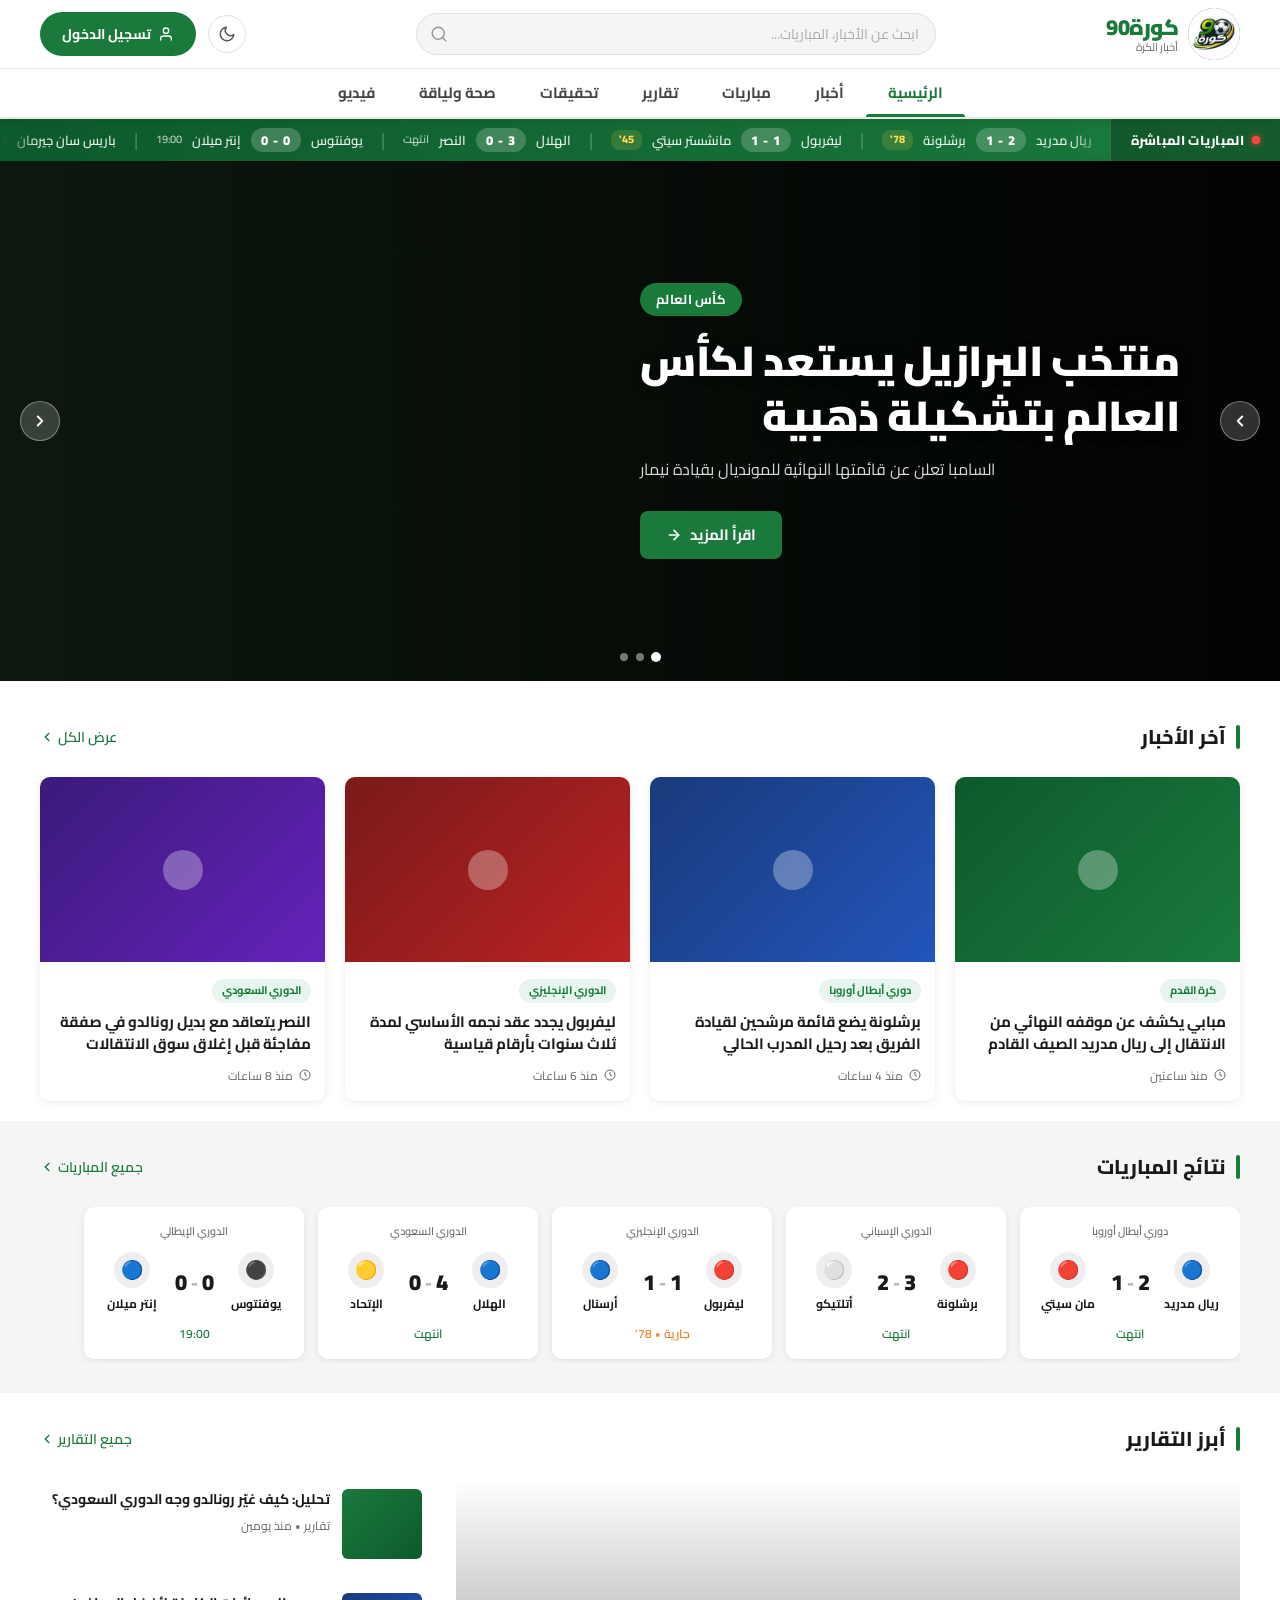
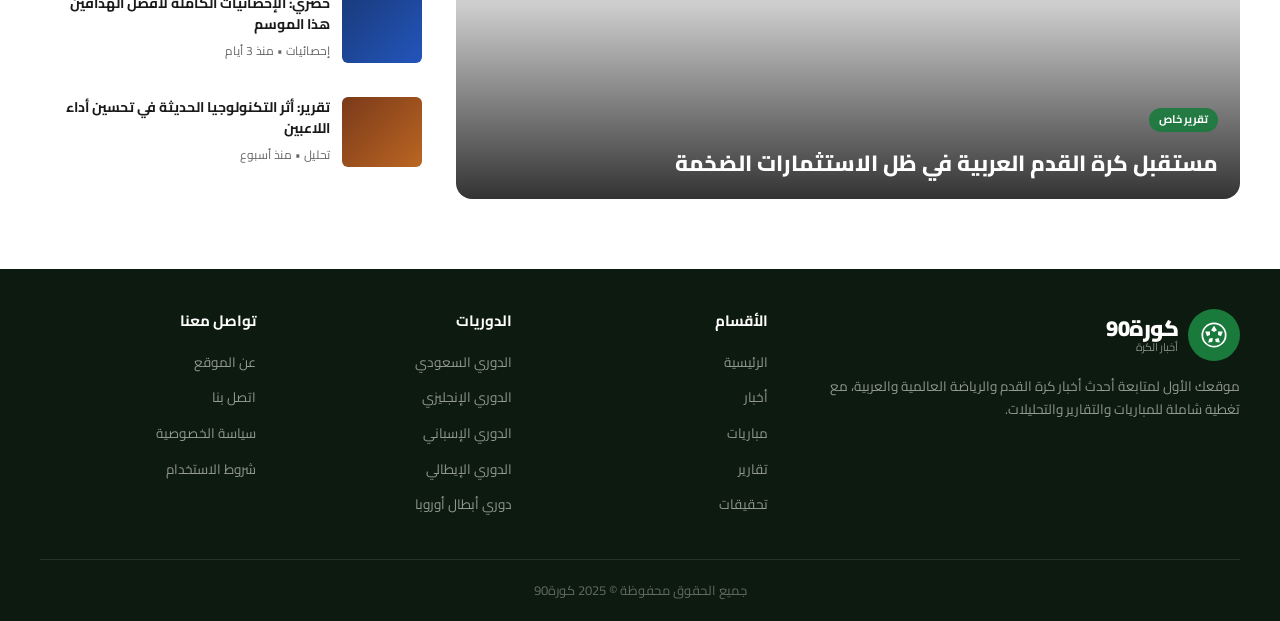
<file: index.html>
<!DOCTYPE html>
<html lang="ar" dir="rtl">
<head>
  <meta charset="UTF-8" />
  <meta name="viewport" content="width=device-width, initial-scale=1.0" />
  <title>كورة90 - أخبار الكرة</title>
  <link rel="preconnect" href="https://fonts.googleapis.com" />
  <link rel="preconnect" href="https://fonts.gstatic.com" crossorigin />
  <link href="https://fonts.googleapis.com/css2?family=Cairo:wght@400;500;600;700;800;900&display=swap" rel="stylesheet" />
  <link rel="stylesheet" href="css/style.css" />
</head>
<body>

  <!-- HERO SLIDER -->
  <section class="hero-section">
    <div class="hero-slider">

      <div class="hero-slide slide-1 active">
        <div class="hero-slide-bg"></div>
        <div class="hero-slide-overlay"></div>
        <div class="hero-content">
          <span class="hero-badge">كأس العالم</span>
          <h1 class="hero-title">منتخب البرازيل يستعد لكأس<br/>العالم بتشكيلة ذهبية</h1>
          <p class="hero-subtitle">السامبا تعلن عن قائمتها النهائية للمونديال بقيادة نيمار</p>
          <a href="#" class="btn-read-more">
            اقرأ المزيد
            <svg viewBox="0 0 24 24" fill="none" stroke="currentColor" stroke-width="2.5" stroke-linecap="round" stroke-linejoin="round">
              <line x1="5" y1="12" x2="19" y2="12"/>
              <polyline points="12 5 19 12 12 19"/>
            </svg>
          </a>
        </div>
      </div>

      <div class="hero-slide slide-2">
        <div class="hero-slide-bg"></div>
        <div class="hero-slide-overlay"></div>
        <div class="hero-content">
          <span class="hero-badge">دوري أبطال أوروبا</span>
          <h1 class="hero-title">ريال مدريد يتأهل إلى نهائي<br/>دوري الأبطال بفوز مثير</h1>
          <p class="hero-subtitle">الملكي يتخطى منافسه بثلاثية رائعة في مباراة مثيرة للإثارة</p>
          <a href="#" class="btn-read-more">
            اقرأ المزيد
            <svg viewBox="0 0 24 24" fill="none" stroke="currentColor" stroke-width="2.5" stroke-linecap="round" stroke-linejoin="round">
              <line x1="5" y1="12" x2="19" y2="12"/>
              <polyline points="12 5 19 12 12 19"/>
            </svg>
          </a>
        </div>
      </div>

      <div class="hero-slide slide-3">
        <div class="hero-slide-bg"></div>
        <div class="hero-slide-overlay"></div>
        <div class="hero-content">
          <span class="hero-badge">الدوري السعودي</span>
          <h1 class="hero-title">الهلال يحسم لقب الدوري<br/>السعودي للمحترفين</h1>
          <p class="hero-subtitle">الزعيم يتوج بالبطولة للمرة الثانية على التوالي بعد فوز تاريخي</p>
          <a href="#" class="btn-read-more">
            اقرأ المزيد
            <svg viewBox="0 0 24 24" fill="none" stroke="currentColor" stroke-width="2.5" stroke-linecap="round" stroke-linejoin="round">
              <line x1="5" y1="12" x2="19" y2="12"/>
              <polyline points="12 5 19 12 12 19"/>
            </svg>
          </a>
        </div>
      </div>

      <button class="slider-arrow prev" aria-label="السابق">
        <svg viewBox="0 0 24 24" fill="none" stroke="currentColor" stroke-width="2.5" stroke-linecap="round" stroke-linejoin="round">
          <polyline points="15 18 9 12 15 6"/>
        </svg>
      </button>
      <button class="slider-arrow next" aria-label="التالي">
        <svg viewBox="0 0 24 24" fill="none" stroke="currentColor" stroke-width="2.5" stroke-linecap="round" stroke-linejoin="round">
          <polyline points="9 18 15 12 9 6"/>
        </svg>
      </button>

      <div class="slider-dots">
        <button class="slider-dot active" aria-label="الشريحة 1"></button>
        <button class="slider-dot" aria-label="الشريحة 2"></button>
        <button class="slider-dot" aria-label="الشريحة 3"></button>
      </div>

    </div>
  </section>

  <!-- LATEST NEWS -->
  <section class="section-latest">
    <div class="section-header">
      <h2 class="section-title">آخر الأخبار</h2>
      <a href="news.html" class="link-more">
        عرض الكل
        <svg width="14" height="14" viewBox="0 0 24 24" fill="none" stroke="currentColor" stroke-width="2.5" stroke-linecap="round" stroke-linejoin="round">
          <polyline points="15 18 9 12 15 6"/>
        </svg>
      </a>
    </div>
    <div class="news-grid">
      <article class="news-card">
        <div class="news-card-img-placeholder" style="background: linear-gradient(135deg, #0d5a2c, #1a7a3c)">
          <svg width="48" height="48" viewBox="0 0 24 24" fill="rgba(255,255,255,0.3)"><circle cx="12" cy="12" r="10"/></svg>
        </div>
        <div class="news-card-body">
          <span class="news-card-cat">كرة القدم</span>
          <h3 class="news-card-title">مبابي يكشف عن موقفه النهائي من الانتقال إلى ريال مدريد الصيف القادم</h3>
          <div class="news-card-meta">
            <svg width="12" height="12" viewBox="0 0 24 24" fill="none" stroke="currentColor" stroke-width="2"><circle cx="12" cy="12" r="10"/><polyline points="12 6 12 12 16 14"/></svg>
            منذ ساعتين
          </div>
        </div>
      </article>
      <article class="news-card">
        <div class="news-card-img-placeholder" style="background: linear-gradient(135deg, #1a3a7a, #2255bb)">
          <svg width="48" height="48" viewBox="0 0 24 24" fill="rgba(255,255,255,0.3)"><circle cx="12" cy="12" r="10"/></svg>
        </div>
        <div class="news-card-body">
          <span class="news-card-cat">دوري أبطال أوروبا</span>
          <h3 class="news-card-title">برشلونة يضع قائمة مرشحين لقيادة الفريق بعد رحيل المدرب الحالي</h3>
          <div class="news-card-meta">
            <svg width="12" height="12" viewBox="0 0 24 24" fill="none" stroke="currentColor" stroke-width="2"><circle cx="12" cy="12" r="10"/><polyline points="12 6 12 12 16 14"/></svg>
            منذ 4 ساعات
          </div>
        </div>
      </article>
      <article class="news-card">
        <div class="news-card-img-placeholder" style="background: linear-gradient(135deg, #7a1a1a, #bb2222)">
          <svg width="48" height="48" viewBox="0 0 24 24" fill="rgba(255,255,255,0.3)"><circle cx="12" cy="12" r="10"/></svg>
        </div>
        <div class="news-card-body">
          <span class="news-card-cat">الدوري الإنجليزي</span>
          <h3 class="news-card-title">ليفربول يجدد عقد نجمه الأساسي لمدة ثلاث سنوات بأرقام قياسية</h3>
          <div class="news-card-meta">
            <svg width="12" height="12" viewBox="0 0 24 24" fill="none" stroke="currentColor" stroke-width="2"><circle cx="12" cy="12" r="10"/><polyline points="12 6 12 12 16 14"/></svg>
            منذ 6 ساعات
          </div>
        </div>
      </article>
      <article class="news-card">
        <div class="news-card-img-placeholder" style="background: linear-gradient(135deg, #3a1a7a, #6622bb)">
          <svg width="48" height="48" viewBox="0 0 24 24" fill="rgba(255,255,255,0.3)"><circle cx="12" cy="12" r="10"/></svg>
        </div>
        <div class="news-card-body">
          <span class="news-card-cat">الدوري السعودي</span>
          <h3 class="news-card-title">النصر يتعاقد مع بديل رونالدو في صفقة مفاجئة قبل إغلاق سوق الانتقالات</h3>
          <div class="news-card-meta">
            <svg width="12" height="12" viewBox="0 0 24 24" fill="none" stroke="currentColor" stroke-width="2"><circle cx="12" cy="12" r="10"/><polyline points="12 6 12 12 16 14"/></svg>
            منذ 8 ساعات
          </div>
        </div>
      </article>
    </div>
  </section>

  <!-- MATCHES -->
  <section class="section-matches">
    <div class="section-header">
      <h2 class="section-title">نتائج المباريات</h2>
      <a href="matches.html" class="link-more">
        جميع المباريات
        <svg width="14" height="14" viewBox="0 0 24 24" fill="none" stroke="currentColor" stroke-width="2.5" stroke-linecap="round" stroke-linejoin="round">
          <polyline points="15 18 9 12 15 6"/>
        </svg>
      </a>
    </div>
    <div class="matches-scroll">
      <div class="match-card">
        <div class="match-league">دوري أبطال أوروبا</div>
        <div class="match-teams">
          <div class="match-team"><div class="team-logo">🔵</div><span class="team-name">ريال مدريد</span></div>
          <div class="match-score"><span>2</span><span class="score-divider">-</span><span>1</span></div>
          <div class="match-team"><div class="team-logo">🔴</div><span class="team-name">مان سيتي</span></div>
        </div>
        <div class="match-time">انتهت</div>
      </div>
      <div class="match-card">
        <div class="match-league">الدوري الإسباني</div>
        <div class="match-teams">
          <div class="match-team"><div class="team-logo">🔴</div><span class="team-name">برشلونة</span></div>
          <div class="match-score"><span>3</span><span class="score-divider">-</span><span>2</span></div>
          <div class="match-team"><div class="team-logo">⚪</div><span class="team-name">أتلتيكو</span></div>
        </div>
        <div class="match-time">انتهت</div>
      </div>
      <div class="match-card">
        <div class="match-league">الدوري الإنجليزي</div>
        <div class="match-teams">
          <div class="match-team"><div class="team-logo">🔴</div><span class="team-name">ليفربول</span></div>
          <div class="match-score"><span>1</span><span class="score-divider">-</span><span>1</span></div>
          <div class="match-team"><div class="team-logo">🔵</div><span class="team-name">أرسنال</span></div>
        </div>
        <div class="match-time" style="color:#e67e22">جارية • 78'</div>
      </div>
      <div class="match-card">
        <div class="match-league">الدوري السعودي</div>
        <div class="match-teams">
          <div class="match-team"><div class="team-logo">🔵</div><span class="team-name">الهلال</span></div>
          <div class="match-score"><span>4</span><span class="score-divider">-</span><span>0</span></div>
          <div class="match-team"><div class="team-logo">🟡</div><span class="team-name">الإتحاد</span></div>
        </div>
        <div class="match-time">انتهت</div>
      </div>
      <div class="match-card">
        <div class="match-league">الدوري الإيطالي</div>
        <div class="match-teams">
          <div class="match-team"><div class="team-logo">⚫</div><span class="team-name">يوفنتوس</span></div>
          <div class="match-score"><span>0</span><span class="score-divider">-</span><span>0</span></div>
          <div class="match-team"><div class="team-logo">🔵</div><span class="team-name">إنتر ميلان</span></div>
        </div>
        <div class="match-time">19:00</div>
      </div>
    </div>
  </section>

  <!-- REPORTS -->
  <section class="section-reports">
    <div class="section-header">
      <h2 class="section-title">أبرز التقارير</h2>
      <a href="reports.html" class="link-more">
        جميع التقارير
        <svg width="14" height="14" viewBox="0 0 24 24" fill="none" stroke="currentColor" stroke-width="2.5" stroke-linecap="round" stroke-linejoin="round">
          <polyline points="15 18 9 12 15 6"/>
        </svg>
      </a>
    </div>
    <div class="reports-grid">
      <div class="report-featured">
        <div class="report-featured-bg" style="background-image: url('https://images.unsplash.com/photo-1529900748604-07564a03e7a6?w=800&q=80')"></div>
        <div class="report-featured-overlay"></div>
        <div class="report-featured-content">
          <span class="news-card-cat">تقرير خاص</span>
          <h3 class="report-featured-title">مستقبل كرة القدم العربية في ظل الاستثمارات الضخمة</h3>
        </div>
      </div>
      <div class="reports-side">
        <div class="report-side-card">
          <div class="report-side-img-placeholder" style="background:linear-gradient(135deg,#1a7a3c,#0d5a2c)"></div>
          <div class="report-side-body">
            <h4 class="report-side-title">تحليل: كيف غيّر رونالدو وجه الدوري السعودي؟</h4>
            <div class="report-side-meta">تقارير • منذ يومين</div>
          </div>
        </div>
        <div class="report-side-card">
          <div class="report-side-img-placeholder" style="background:linear-gradient(135deg,#1a3a7a,#2255bb)"></div>
          <div class="report-side-body">
            <h4 class="report-side-title">حصري: الإحصائيات الكاملة لأفضل الهدافين هذا الموسم</h4>
            <div class="report-side-meta">إحصائيات • منذ 3 أيام</div>
          </div>
        </div>
        <div class="report-side-card">
          <div class="report-side-img-placeholder" style="background:linear-gradient(135deg,#7a3a1a,#bb6622)"></div>
          <div class="report-side-body">
            <h4 class="report-side-title">تقرير: أثر التكنولوجيا الحديثة في تحسين أداء اللاعبين</h4>
            <div class="report-side-meta">تحليل • منذ أسبوع</div>
          </div>
        </div>
      </div>
    </div>
  </section>

  <!-- FOOTER -->
  <footer class="site-footer">
    <div class="footer-grid">
      <div class="footer-brand">
        <div class="header-logo" style="margin-bottom:0">
          <div class="logo-icon">
            <svg viewBox="0 0 24 24" xmlns="http://www.w3.org/2000/svg">
              <circle cx="12" cy="12" r="10" fill="none" stroke="white" stroke-width="1.5"/>
              <polygon points="12,4 14.5,8 12,9.5 9.5,8" fill="white"/>
              <polygon points="19.5,9 18,13 15.5,12 15.5,9" fill="white"/>
              <polygon points="17,18.5 13.5,18 13,15.5 16,14.5" fill="white"/>
              <polygon points="7,18.5 8,15 11,14.5 10.5,18" fill="white"/>
              <polygon points="4.5,9 8.5,9 8.5,12 6,13" fill="white"/>
            </svg>
          </div>
          <div class="logo-text">
            <span class="site-name">كورة90</span>
            <span class="site-tagline">أخبار الكرة</span>
          </div>
        </div>
        <p class="footer-desc">موقعك الأول لمتابعة أحدث أخبار كرة القدم والرياضة العالمية والعربية، مع تغطية شاملة للمباريات والتقارير والتحليلات.</p>
      </div>
      <div>
        <h4 class="footer-col-title">الأقسام</h4>
        <ul class="footer-links">
          <li><a href="index.html">الرئيسية</a></li>
          <li><a href="news.html">أخبار</a></li>
          <li><a href="matches.html">مباريات</a></li>
          <li><a href="reports.html">تقارير</a></li>
          <li><a href="investigations.html">تحقيقات</a></li>
        </ul>
      </div>
      <div>
        <h4 class="footer-col-title">الدوريات</h4>
        <ul class="footer-links">
          <li><a href="#">الدوري السعودي</a></li>
          <li><a href="#">الدوري الإنجليزي</a></li>
          <li><a href="#">الدوري الإسباني</a></li>
          <li><a href="#">الدوري الإيطالي</a></li>
          <li><a href="#">دوري أبطال أوروبا</a></li>
        </ul>
      </div>
      <div>
        <h4 class="footer-col-title">تواصل معنا</h4>
        <ul class="footer-links">
          <li><a href="#">عن الموقع</a></li>
          <li><a href="#">اتصل بنا</a></li>
          <li><a href="#">سياسة الخصوصية</a></li>
          <li><a href="#">شروط الاستخدام</a></li>
        </ul>
      </div>
    </div>
    <div class="footer-bottom">
      <p>جميع الحقوق محفوظة &copy; 2025 كورة90</p>
    </div>
  </footer>

  <script src="js/header.js"></script>
  <script>
    const slides = document.querySelectorAll('.hero-slide');
    const dots = document.querySelectorAll('.slider-dot');
    let current = 0;
    let timer;

    function goTo(idx) {
      slides[current].classList.remove('active');
      dots[current].classList.remove('active');
      current = (idx + slides.length) % slides.length;
      slides[current].classList.add('active');
      dots[current].classList.add('active');
    }

    function startAuto() {
      timer = setInterval(() => goTo(current + 1), 5000);
    }

    document.querySelector('.slider-arrow.next').addEventListener('click', () => { clearInterval(timer); goTo(current + 1); startAuto(); });
    document.querySelector('.slider-arrow.prev').addEventListener('click', () => { clearInterval(timer); goTo(current - 1); startAuto(); });
    dots.forEach((d, i) => d.addEventListener('click', () => { clearInterval(timer); goTo(i); startAuto(); }));
    startAuto();
  </script>

</body>
</html>
</file>
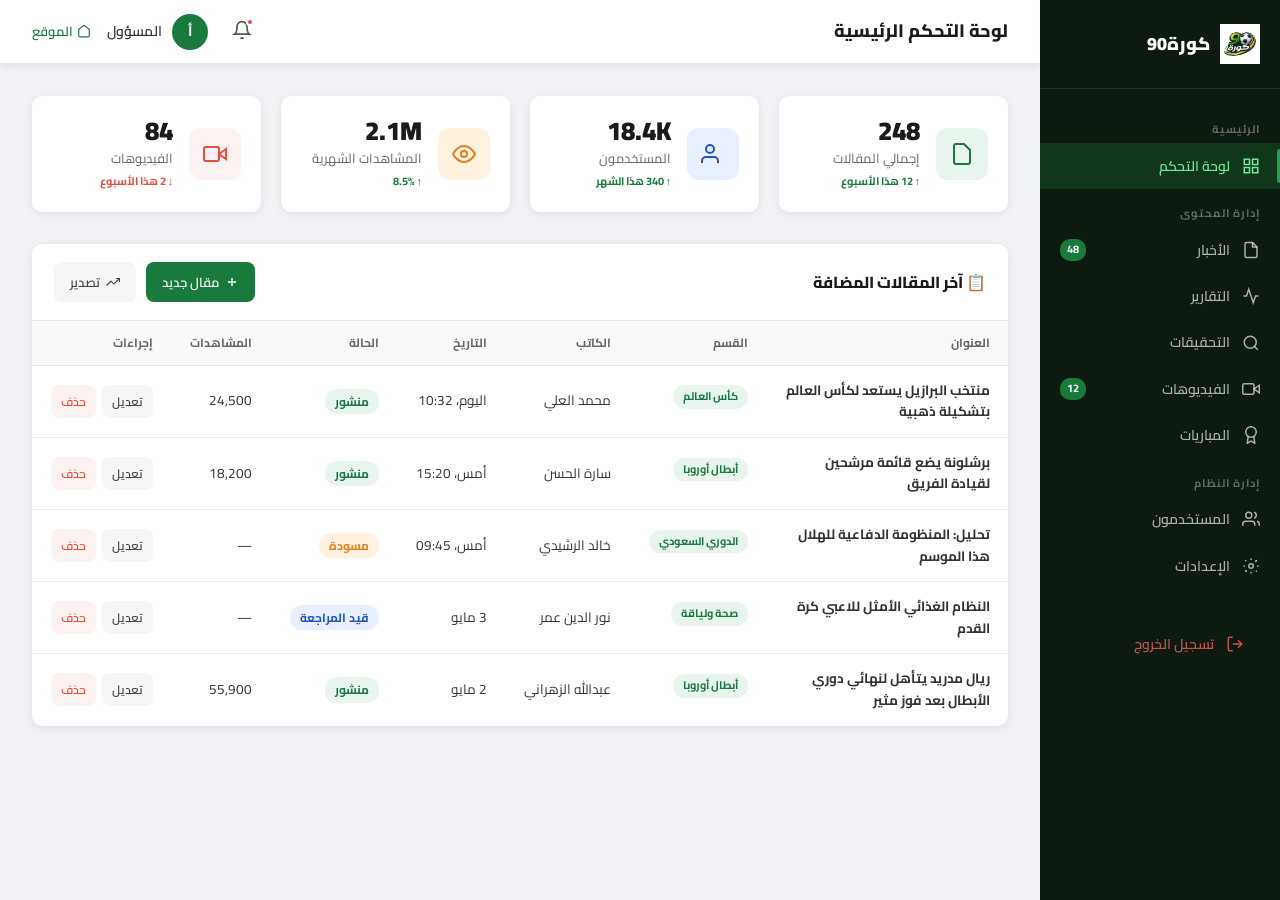
<file: admin-dashboard.html>
<!DOCTYPE html>
<html lang="ar" dir="rtl">
<head>
  <meta charset="UTF-8" />
  <meta name="viewport" content="width=device-width, initial-scale=1.0" />
  <title>لوحة التحكم - كورة90</title>
  <link rel="preconnect" href="https://fonts.googleapis.com" />
  <link rel="preconnect" href="https://fonts.gstatic.com" crossorigin />
  <link href="https://fonts.googleapis.com/css2?family=Cairo:wght@400;500;600;700;800;900&display=swap" rel="stylesheet" />
  <link rel="stylesheet" href="css/style.css" />
</head>
<body class="admin-dash-body">

  <!-- ===================== SIDEBAR ===================== -->
  <aside class="admin-sidebar">

    <div class="admin-sidebar-logo">
      <img src="images/logo.png" alt="كورة90" />
      <span>كورة90</span>
    </div>

    <nav class="admin-nav">

      <div class="admin-nav-section">الرئيسية</div>
      <a href="admin-dashboard.html" class="admin-nav-item active">
        <svg viewBox="0 0 24 24" fill="none" stroke="currentColor" stroke-width="2"><rect x="3" y="3" width="7" height="7"/><rect x="14" y="3" width="7" height="7"/><rect x="14" y="14" width="7" height="7"/><rect x="3" y="14" width="7" height="7"/></svg>
        لوحة التحكم
      </a>

      <div class="admin-nav-section">إدارة المحتوى</div>
      <a href="#" class="admin-nav-item" onclick="showSection('news')">
        <svg viewBox="0 0 24 24" fill="none" stroke="currentColor" stroke-width="2"><path d="M14 2H6a2 2 0 0 0-2 2v16a2 2 0 0 0 2 2h12a2 2 0 0 0 2-2V8z"/><polyline points="14 2 14 8 20 8"/></svg>
        الأخبار
        <span class="admin-nav-badge">48</span>
      </a>
      <a href="#" class="admin-nav-item" onclick="showSection('reports')">
        <svg viewBox="0 0 24 24" fill="none" stroke="currentColor" stroke-width="2"><polyline points="22 12 18 12 15 21 9 3 6 12 2 12"/></svg>
        التقارير
      </a>
      <a href="#" class="admin-nav-item" onclick="showSection('investigations')">
        <svg viewBox="0 0 24 24" fill="none" stroke="currentColor" stroke-width="2"><circle cx="11" cy="11" r="8"/><line x1="21" y1="21" x2="16.65" y2="16.65"/></svg>
        التحقيقات
      </a>
      <a href="#" class="admin-nav-item" onclick="showSection('videos')">
        <svg viewBox="0 0 24 24" fill="none" stroke="currentColor" stroke-width="2"><polygon points="23 7 16 12 23 17 23 7"/><rect x="1" y="5" width="15" height="14" rx="2" ry="2"/></svg>
        الفيديوهات
        <span class="admin-nav-badge">12</span>
      </a>
      <a href="#" class="admin-nav-item">
        <svg viewBox="0 0 24 24" fill="none" stroke="currentColor" stroke-width="2"><circle cx="12" cy="8" r="7"/><polyline points="8.21 13.89 7 23 12 20 17 23 15.79 13.88"/></svg>
        المباريات
      </a>

      <div class="admin-nav-section">إدارة النظام</div>
      <a href="#" class="admin-nav-item">
        <svg viewBox="0 0 24 24" fill="none" stroke="currentColor" stroke-width="2"><path d="M17 21v-2a4 4 0 0 0-4-4H5a4 4 0 0 0-4 4v2"/><circle cx="9" cy="7" r="4"/><path d="M23 21v-2a4 4 0 0 0-3-3.87"/><path d="M16 3.13a4 4 0 0 1 0 7.75"/></svg>
        المستخدمون
      </a>
      <a href="#" class="admin-nav-item">
        <svg viewBox="0 0 24 24" fill="none" stroke="currentColor" stroke-width="2"><circle cx="12" cy="12" r="3"/><path d="M19.07 4.93l-1.41 1.41"/><path d="M4.93 19.07l1.41-1.41"/><line x1="12" y1="2" x2="12" y2="4"/><line x1="12" y1="20" x2="12" y2="22"/><line x1="4.22" y1="4.22" x2="5.64" y2="5.64"/><line x1="18.36" y1="18.36" x2="19.78" y2="19.78"/><line x1="2" y1="12" x2="4" y2="12"/><line x1="20" y1="12" x2="22" y2="12"/><line x1="4.22" y1="19.78" x2="5.64" y2="18.36"/><line x1="18.36" y1="5.64" x2="19.78" y2="4.22"/></svg>
        الإعدادات
      </a>

      <div style="margin-top:auto; padding:16px;">
        <a href="admin-login.html" class="admin-nav-item" style="color:rgba(255,100,100,0.75); margin-top:16px;">
          <svg viewBox="0 0 24 24" fill="none" stroke="currentColor" stroke-width="2"><path d="M9 21H5a2 2 0 0 1-2-2V5a2 2 0 0 1 2-2h4"/><polyline points="16 17 21 12 16 7"/><line x1="21" y1="12" x2="9" y2="12"/></svg>
          تسجيل الخروج
        </a>
      </div>
    </nav>
  </aside>

  <!-- ===================== MAIN ===================== -->
  <div class="admin-main">

    <!-- Topbar -->
    <div class="admin-topbar">
      <div class="admin-topbar-title" id="pageTitle">لوحة التحكم الرئيسية</div>
      <div class="admin-topbar-actions">
        <!-- Notification Bell -->
        <button style="background:none; border:none; cursor:pointer; position:relative; padding:8px; color:#555;">
          <svg width="20" height="20" viewBox="0 0 24 24" fill="none" stroke="currentColor" stroke-width="2"><path d="M18 8A6 6 0 0 0 6 8c0 7-3 9-3 9h18s-3-2-3-9"/><path d="M13.73 21a2 2 0 0 1-3.46 0"/></svg>
          <span style="position:absolute; top:6px; right:6px; width:8px; height:8px; background:#e74c3c; border-radius:50%; border:2px solid white;"></span>
        </button>
        <div class="admin-topbar-user">
          <div class="admin-user-avatar">أ</div>
          <span>المسؤول</span>
        </div>
        <a href="index.html" style="font-size:13px; color:var(--green-primary); font-weight:600; display:flex; align-items:center; gap:4px;">
          <svg width="14" height="14" viewBox="0 0 24 24" fill="none" stroke="currentColor" stroke-width="2"><path d="M3 9l9-7 9 7v11a2 2 0 0 1-2 2H5a2 2 0 0 1-2-2z"/></svg>
          الموقع
        </a>
      </div>
    </div>

    <!-- Content -->
    <div class="admin-content">

      <!-- DASHBOARD OVERVIEW -->
      <div id="sectionDashboard">

        <!-- Stats Grid -->
        <div class="admin-stats-grid">
          <div class="admin-stat-card">
            <div class="admin-stat-icon green">
              <svg viewBox="0 0 24 24" fill="none" stroke="currentColor" stroke-width="2"><path d="M14 2H6a2 2 0 0 0-2 2v16a2 2 0 0 0 2 2h12a2 2 0 0 0 2-2V8z"/></svg>
            </div>
            <div class="admin-stat-info">
              <h3>248</h3>
              <p>إجمالي المقالات</p>
              <div class="admin-stat-change up">↑ 12 هذا الأسبوع</div>
            </div>
          </div>
          <div class="admin-stat-card">
            <div class="admin-stat-icon blue">
              <svg viewBox="0 0 24 24" fill="none" stroke="currentColor" stroke-width="2"><path d="M17 21v-2a4 4 0 0 0-4-4H5a4 4 0 0 0-4 4v2"/><circle cx="9" cy="7" r="4"/></svg>
            </div>
            <div class="admin-stat-info">
              <h3>18.4K</h3>
              <p>المستخدمون</p>
              <div class="admin-stat-change up">↑ 340 هذا الشهر</div>
            </div>
          </div>
          <div class="admin-stat-card">
            <div class="admin-stat-icon orange">
              <svg viewBox="0 0 24 24" fill="none" stroke="currentColor" stroke-width="2"><path d="M1 12s4-8 11-8 11 8 11 8-4 8-11 8-11-8-11-8z"/><circle cx="12" cy="12" r="3"/></svg>
            </div>
            <div class="admin-stat-info">
              <h3>2.1M</h3>
              <p>المشاهدات الشهرية</p>
              <div class="admin-stat-change up">↑ 8.5%</div>
            </div>
          </div>
          <div class="admin-stat-card">
            <div class="admin-stat-icon red">
              <svg viewBox="0 0 24 24" fill="none" stroke="currentColor" stroke-width="2"><polygon points="23 7 16 12 23 17 23 7"/><rect x="1" y="5" width="15" height="14" rx="2" ry="2"/></svg>
            </div>
            <div class="admin-stat-info">
              <h3>84</h3>
              <p>الفيديوهات</p>
              <div class="admin-stat-change down">↓ 2 هذا الأسبوع</div>
            </div>
          </div>
        </div>

        <!-- Recent Articles Table -->
        <div class="admin-table-card">
          <div class="admin-table-header">
            <h3>📋 آخر المقالات المضافة</h3>
            <div class="admin-table-actions">
              <button class="btn-admin primary" onclick="showAddModal()">
                <svg viewBox="0 0 24 24" fill="none" stroke="currentColor" stroke-width="2.5"><line x1="12" y1="5" x2="12" y2="19"/><line x1="5" y1="12" x2="19" y2="12"/></svg>
                مقال جديد
              </button>
              <button class="btn-admin secondary">
                <svg viewBox="0 0 24 24" fill="none" stroke="currentColor" stroke-width="2"><polyline points="23 6 13.5 15.5 8.5 10.5 1 18"/><polyline points="17 6 23 6 23 12"/></svg>
                تصدير
              </button>
            </div>
          </div>
          <table class="admin-table">
            <thead>
              <tr>
                <th>العنوان</th>
                <th>القسم</th>
                <th>الكاتب</th>
                <th>التاريخ</th>
                <th>الحالة</th>
                <th>المشاهدات</th>
                <th>إجراءات</th>
              </tr>
            </thead>
            <tbody>
              <tr>
                <td style="font-weight:700; max-width:240px;">منتخب البرازيل يستعد لكأس العالم بتشكيلة ذهبية</td>
                <td><span class="news-card-cat" style="font-size:11px;">كأس العالم</span></td>
                <td>محمد العلي</td>
                <td>اليوم، 10:32</td>
                <td><span class="status-badge published">منشور</span></td>
                <td>24,500</td>
                <td>
                  <div style="display:flex; gap:6px;">
                    <button class="btn-admin secondary" style="padding:5px 10px; font-size:12px;">تعديل</button>
                    <button class="btn-admin danger" style="padding:5px 10px; font-size:12px;">حذف</button>
                  </div>
                </td>
              </tr>
              <tr>
                <td style="font-weight:700; max-width:240px;">برشلونة يضع قائمة مرشحين لقيادة الفريق</td>
                <td><span class="news-card-cat" style="font-size:11px;">أبطال أوروبا</span></td>
                <td>سارة الحسن</td>
                <td>أمس، 15:20</td>
                <td><span class="status-badge published">منشور</span></td>
                <td>18,200</td>
                <td>
                  <div style="display:flex; gap:6px;">
                    <button class="btn-admin secondary" style="padding:5px 10px; font-size:12px;">تعديل</button>
                    <button class="btn-admin danger" style="padding:5px 10px; font-size:12px;">حذف</button>
                  </div>
                </td>
              </tr>
              <tr>
                <td style="font-weight:700; max-width:240px;">تحليل: المنظومة الدفاعية للهلال هذا الموسم</td>
                <td><span class="news-card-cat" style="font-size:11px;">الدوري السعودي</span></td>
                <td>خالد الرشيدي</td>
                <td>أمس، 09:45</td>
                <td><span class="status-badge draft">مسودة</span></td>
                <td>—</td>
                <td>
                  <div style="display:flex; gap:6px;">
                    <button class="btn-admin secondary" style="padding:5px 10px; font-size:12px;">تعديل</button>
                    <button class="btn-admin danger" style="padding:5px 10px; font-size:12px;">حذف</button>
                  </div>
                </td>
              </tr>
              <tr>
                <td style="font-weight:700; max-width:240px;">النظام الغذائي الأمثل للاعبي كرة القدم</td>
                <td><span class="news-card-cat" style="font-size:11px;">صحة ولياقة</span></td>
                <td>نور الدين عمر</td>
                <td>3 مايو</td>
                <td><span class="status-badge review">قيد المراجعة</span></td>
                <td>—</td>
                <td>
                  <div style="display:flex; gap:6px;">
                    <button class="btn-admin secondary" style="padding:5px 10px; font-size:12px;">تعديل</button>
                    <button class="btn-admin danger" style="padding:5px 10px; font-size:12px;">حذف</button>
                  </div>
                </td>
              </tr>
              <tr>
                <td style="font-weight:700; max-width:240px;">ريال مدريد يتأهل لنهائي دوري الأبطال بعد فوز مثير</td>
                <td><span class="news-card-cat" style="font-size:11px;">أبطال أوروبا</span></td>
                <td>عبدالله الزهراني</td>
                <td>2 مايو</td>
                <td><span class="status-badge published">منشور</span></td>
                <td>55,900</td>
                <td>
                  <div style="display:flex; gap:6px;">
                    <button class="btn-admin secondary" style="padding:5px 10px; font-size:12px;">تعديل</button>
                    <button class="btn-admin danger" style="padding:5px 10px; font-size:12px;">حذف</button>
                  </div>
                </td>
              </tr>
            </tbody>
          </table>
        </div>

      </div>

    </div>
  </div>

  <!-- Add Article Modal -->
  <div id="addModal" style="display:none; position:fixed; inset:0; background:rgba(0,0,0,0.5); z-index:9999; align-items:center; justify-content:center;">
    <div style="background:white; border-radius:16px; width:90%; max-width:580px; padding:32px; max-height:90vh; overflow-y:auto;">
      <div style="display:flex; align-items:center; justify-content:space-between; margin-bottom:24px;">
        <h3 style="font-size:18px; font-weight:800;">✏️ إضافة مقال جديد</h3>
        <button onclick="hideAddModal()" style="background:none; border:none; cursor:pointer; font-size:20px; color:#666; line-height:1;">×</button>
      </div>
      <div class="admin-form-group">
        <label>عنوان المقال</label>
        <div class="admin-input-icon"><input type="text" placeholder="أدخل عنوان المقال..." /></div>
      </div>
      <div class="admin-form-group">
        <label>القسم</label>
        <select style="width:100%; height:46px; border:1.5px solid var(--gray-mid); border-radius:10px; padding:0 14px; font-family:var(--font-ar); font-size:14px; direction:rtl; outline:none; background:white; cursor:pointer;">
          <option>أخبار</option>
          <option>تقارير</option>
          <option>تحقيقات</option>
          <option>صحة ولياقة</option>
          <option>فيديو</option>
        </select>
      </div>
      <div class="admin-form-group">
        <label>مقتطف المقال</label>
        <textarea style="width:100%; border:1.5px solid var(--gray-mid); border-radius:10px; padding:12px 14px; font-family:var(--font-ar); font-size:14px; direction:rtl; outline:none; resize:vertical; min-height:100px;" placeholder="اكتب مقتطفًا قصيرًا للمقال..."></textarea>
      </div>
      <div class="admin-form-group">
        <label>حالة النشر</label>
        <select style="width:100%; height:46px; border:1.5px solid var(--gray-mid); border-radius:10px; padding:0 14px; font-family:var(--font-ar); font-size:14px; direction:rtl; outline:none; background:white; cursor:pointer;">
          <option>منشور</option>
          <option>مسودة</option>
          <option>قيد المراجعة</option>
        </select>
      </div>
      <div style="display:flex; gap:10px; justify-content:flex-end; margin-top:24px;">
        <button class="btn-admin secondary" onclick="hideAddModal()" style="padding:10px 24px; font-size:14px;">إلغاء</button>
        <button class="btn-admin primary" onclick="hideAddModal()" style="padding:10px 24px; font-size:14px;">نشر المقال</button>
      </div>
    </div>
  </div>

  <script>
    function showAddModal() {
      const m = document.getElementById('addModal');
      m.style.display = 'flex';
    }
    function hideAddModal() {
      document.getElementById('addModal').style.display = 'none';
    }
    document.getElementById('addModal').addEventListener('click', function(e) {
      if (e.target === this) hideAddModal();
    });

    function showSection(name) {
      const titles = {
        news: 'إدارة الأخبار',
        reports: 'إدارة التقارير',
        investigations: 'إدارة التحقيقات',
        videos: 'إدارة الفيديوهات'
      };
      document.getElementById('pageTitle').textContent = titles[name] || 'لوحة التحكم';
      // Highlight active nav
      document.querySelectorAll('.admin-nav-item').forEach(i => i.classList.remove('active'));
      event.currentTarget.classList.add('active');
    }
  </script>
</body>
</html>
</file>
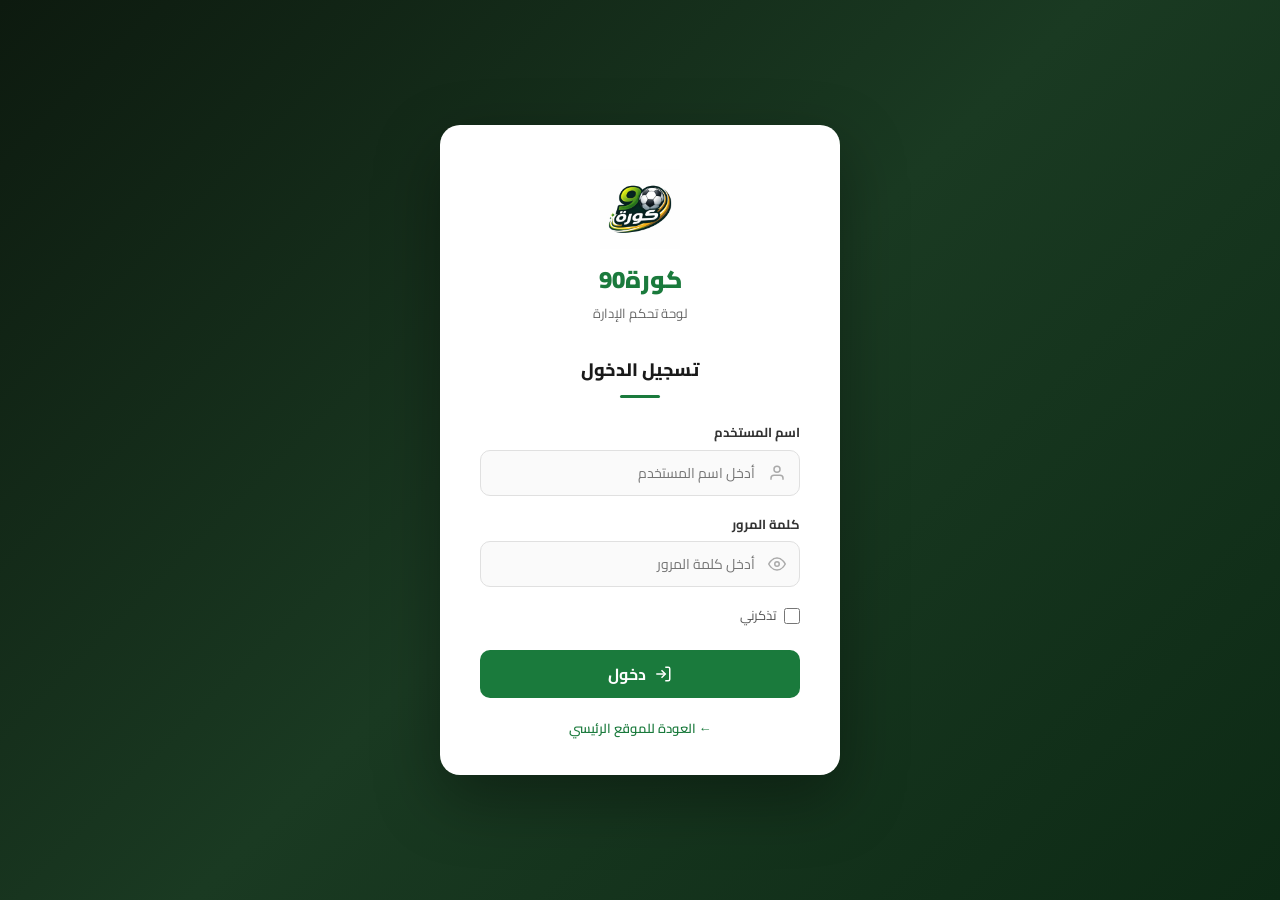
<file: admin-login.html>
<!DOCTYPE html>
<html lang="ar" dir="rtl">
<head>
  <meta charset="UTF-8" />
  <meta name="viewport" content="width=device-width, initial-scale=1.0" />
  <title>تسجيل دخول الإدارة - كورة90</title>
  <link rel="preconnect" href="https://fonts.googleapis.com" />
  <link rel="preconnect" href="https://fonts.gstatic.com" crossorigin />
  <link href="https://fonts.googleapis.com/css2?family=Cairo:wght@400;500;600;700;800;900&display=swap" rel="stylesheet" />
  <link rel="stylesheet" href="css/style.css" />
</head>
<body class="admin-body">

  <div class="admin-login-wrap">
    <div class="admin-login-card">

      <!-- Logo -->
      <div class="admin-login-logo">
        <img src="images/logo.png" alt="كورة90" />
        <h2>كورة90</h2>
        <p>لوحة تحكم الإدارة</p>
      </div>

      <h3 class="admin-login-title">تسجيل الدخول</h3>

      <!-- Error Message -->
      <div class="admin-error-msg" id="errorMsg">
        <svg width="16" height="16" viewBox="0 0 24 24" fill="none" stroke="currentColor" stroke-width="2"><circle cx="12" cy="12" r="10"/><line x1="12" y1="8" x2="12" y2="12"/><line x1="12" y1="16" x2="12.01" y2="16"/></svg>
        <span id="errorText">اسم المستخدم أو كلمة المرور غير صحيحة</span>
      </div>

      <!-- Form -->
      <div>
        <!-- Username Field -->
        <div class="admin-form-group">
          <label for="username">اسم المستخدم</label>
          <div class="admin-input-icon">
            <input type="text" id="username" placeholder="أدخل اسم المستخدم" autocomplete="username" />
            <span class="input-icon">
              <svg viewBox="0 0 24 24" fill="none" stroke="currentColor" stroke-width="2"><path d="M20 21v-2a4 4 0 0 0-4-4H8a4 4 0 0 0-4 4v2"/><circle cx="12" cy="7" r="4"/></svg>
            </span>
          </div>
        </div>

        <!-- Password Field -->
        <div class="admin-form-group">
          <label for="password">كلمة المرور</label>
          <div class="admin-input-icon">
            <input type="password" id="password" placeholder="أدخل كلمة المرور" autocomplete="current-password" />
            <span class="input-icon" style="cursor:pointer;" onclick="togglePassword()">
              <svg id="eyeIcon" viewBox="0 0 24 24" fill="none" stroke="currentColor" stroke-width="2"><path d="M1 12s4-8 11-8 11 8 11 8-4 8-11 8-11-8-11-8z"/><circle cx="12" cy="12" r="3"/></svg>
            </span>
          </div>
        </div>

        <!-- Remember Me -->
        <label class="admin-remember">
          <input type="checkbox" id="rememberMe" />
          تذكرني
        </label>

        <!-- Submit -->
        <button class="admin-btn-submit" id="submitBtn" onclick="handleLogin()">
          <svg width="18" height="18" viewBox="0 0 24 24" fill="none" stroke="currentColor" stroke-width="2"><path d="M15 3h4a2 2 0 0 1 2 2v14a2 2 0 0 1-2 2h-4"/><polyline points="10 17 15 12 10 7"/><line x1="15" y1="12" x2="3" y2="12"/></svg>
          دخول
        </button>
      </div>

      <p class="admin-back-link">
        <a href="index.html">← العودة للموقع الرئيسي</a>
      </p>

    </div>
  </div>

  <script>
    // Demo credentials: admin / admin123
    function handleLogin() {
      const username = document.getElementById('username').value.trim();
      const password = document.getElementById('password').value;
      const errorMsg = document.getElementById('errorMsg');
      const btn = document.getElementById('submitBtn');

      // Clear previous errors
      errorMsg.classList.remove('show');
      document.getElementById('username').classList.remove('error');
      document.getElementById('password').classList.remove('error');

      // Basic validation
      if (!username || !password) {
        document.getElementById('errorText').textContent = 'يرجى تعبئة جميع الحقول';
        errorMsg.classList.add('show');
        if (!username) document.getElementById('username').classList.add('error');
        if (!password) document.getElementById('password').classList.add('error');
        return;
      }

      // Loading state
      btn.innerHTML = `
        <svg width="18" height="18" viewBox="0 0 24 24" fill="none" stroke="currentColor" stroke-width="2" style="animation:spin 0.8s linear infinite">
          <path d="M21 12a9 9 0 1 1-6.219-8.56"/>
        </svg>
        جاري التحقق...
      `;
      btn.disabled = true;

      setTimeout(() => {
        if (username === 'admin' && password === 'admin123') {
          // Success — redirect to dashboard
          window.location.href = 'admin-dashboard.html';
        } else {
          document.getElementById('errorText').textContent = 'اسم المستخدم أو كلمة المرور غير صحيحة';
          errorMsg.classList.add('show');
          document.getElementById('username').classList.add('error');
          document.getElementById('password').classList.add('error');
          btn.innerHTML = `
            <svg width="18" height="18" viewBox="0 0 24 24" fill="none" stroke="currentColor" stroke-width="2"><path d="M15 3h4a2 2 0 0 1 2 2v14a2 2 0 0 1-2 2h-4"/><polyline points="10 17 15 12 10 7"/><line x1="15" y1="12" x2="3" y2="12"/></svg>
            دخول
          `;
          btn.disabled = false;
        }
      }, 900);
    }

    // Toggle password visibility
    function togglePassword() {
      const input = document.getElementById('password');
      const icon = document.getElementById('eyeIcon');
      if (input.type === 'password') {
        input.type = 'text';
        icon.innerHTML = `<path d="M17.94 17.94A10.07 10.07 0 0 1 12 20c-7 0-11-8-11-8a18.45 18.45 0 0 1 5.06-5.94"/><path d="M9.9 4.24A9.12 9.12 0 0 1 12 4c7 0 11 8 11 8a18.5 18.5 0 0 1-2.16 3.19"/><line x1="1" y1="1" x2="23" y2="23"/>`;
      } else {
        input.type = 'password';
        icon.innerHTML = `<path d="M1 12s4-8 11-8 11 8 11 8-4 8-11 8-11-8-11-8z"/><circle cx="12" cy="12" r="3"/>`;
      }
    }

    // Enter key submit
    document.addEventListener('keydown', function(e) {
      if (e.key === 'Enter') handleLogin();
    });

    // Spin animation for loading
    const style = document.createElement('style');
    style.textContent = '@keyframes spin { to { transform: rotate(360deg); } }';
    document.head.appendChild(style);
  </script>
</body>
</html>
</file>
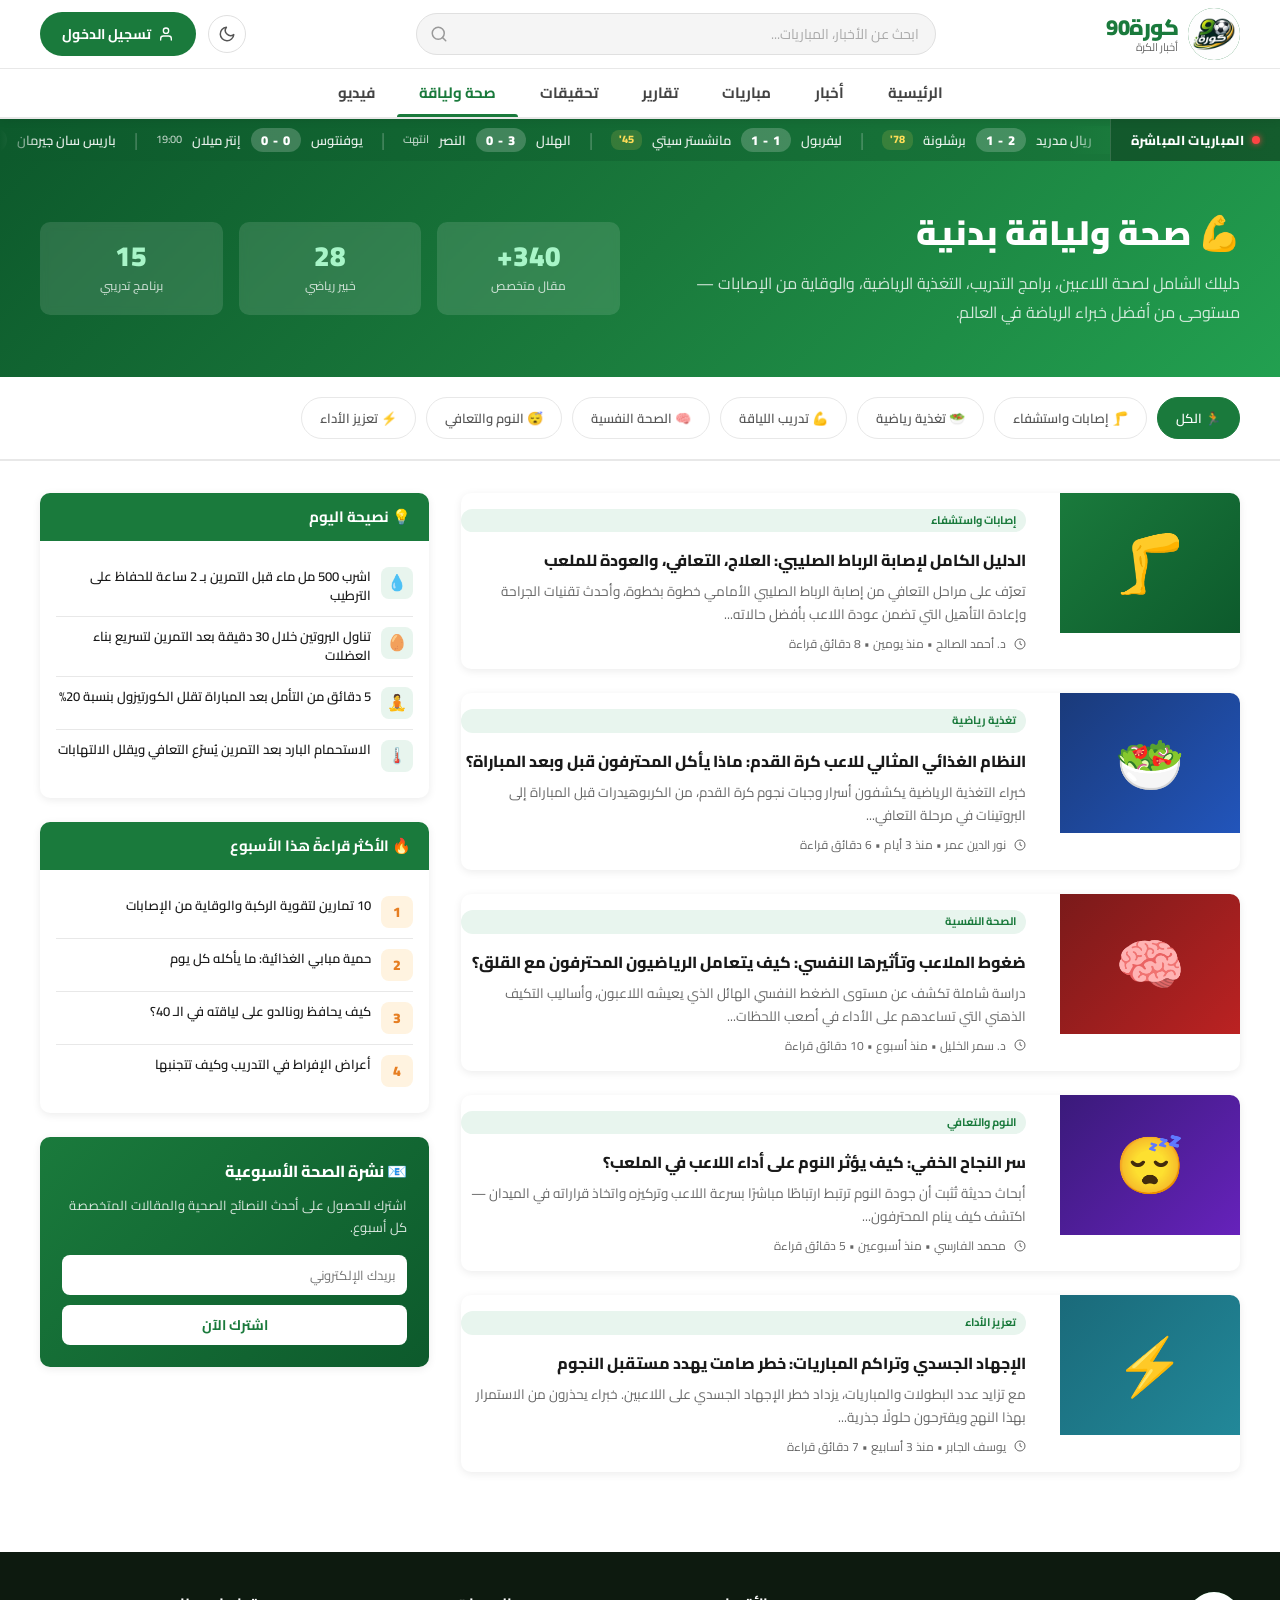
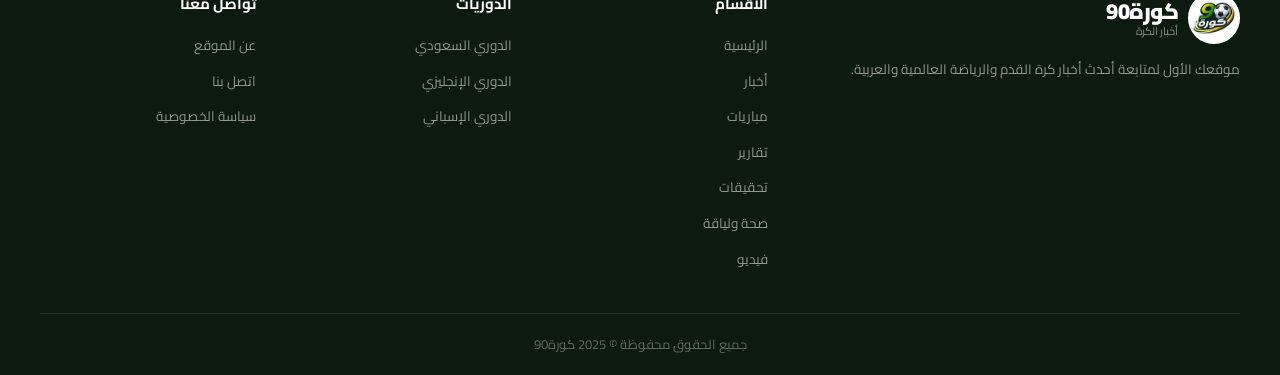
<file: health.html>
<!DOCTYPE html>
<html lang="ar" dir="rtl">
<head>
  <meta charset="UTF-8" />
  <meta name="viewport" content="width=device-width, initial-scale=1.0" />
  <title>صحة ولياقة - كورة90</title>
  <link rel="preconnect" href="https://fonts.googleapis.com" />
  <link rel="preconnect" href="https://fonts.gstatic.com" crossorigin />
  <link href="https://fonts.googleapis.com/css2?family=Cairo:wght@400;500;600;700;800;900&display=swap" rel="stylesheet" />
  <link rel="stylesheet" href="css/style.css" />
</head>
<body>

  <!-- HEADER -->
  

  <!-- Health Hero Strip -->
  <section class="health-hero-strip">
    <div class="health-hero-text">
      <h1>💪 صحة ولياقة بدنية</h1>
      <p>دليلك الشامل لصحة اللاعبين، برامج التدريب، التغذية الرياضية، والوقاية من الإصابات — مستوحى من أفضل خبراء الرياضة في العالم.</p>
    </div>
    <div class="health-stats">
      <div class="health-stat-card">
        <div class="health-stat-number">340+</div>
        <div class="health-stat-label">مقال متخصص</div>
      </div>
      <div class="health-stat-card">
        <div class="health-stat-number">28</div>
        <div class="health-stat-label">خبير رياضي</div>
      </div>
      <div class="health-stat-card">
        <div class="health-stat-number">15</div>
        <div class="health-stat-label">برنامج تدريبي</div>
      </div>
    </div>
  </section>

  <!-- Category Filters -->
  <div class="health-cats">
    <button class="health-cat-btn active">🏃 الكل</button>
    <button class="health-cat-btn">🦵 إصابات واستشفاء</button>
    <button class="health-cat-btn">🥗 تغذية رياضية</button>
    <button class="health-cat-btn">💪 تدريب اللياقة</button>
    <button class="health-cat-btn">🧠 الصحة النفسية</button>
    <button class="health-cat-btn">😴 النوم والتعافي</button>
    <button class="health-cat-btn">⚡ تعزيز الأداء</button>
  </div>

  <!-- Main Content -->
  <div class="health-content-grid">

    <!-- Articles List -->
    <div class="health-main-articles">

      <!-- Article 1 -->
      <article class="health-article-card">
        <div class="health-article-img" style="background:linear-gradient(135deg,#1a7a3c,#0d5a2c); display:flex; align-items:center; justify-content:center; font-size:56px; width:180px; height:140px; flex-shrink:0;">🦵</div>
        <div class="health-article-body">
          <span class="news-card-cat">إصابات واستشفاء</span>
          <h3 class="health-article-title">الدليل الكامل لإصابة الرباط الصليبي: العلاج، التعافي، والعودة للملعب</h3>
          <p class="health-article-excerpt">تعرّف على مراحل التعافي من إصابة الرباط الصليبي الأمامي خطوة بخطوة، وأحدث تقنيات الجراحة وإعادة التأهيل التي تضمن عودة اللاعب بأفضل حالاته...</p>
          <div class="health-article-meta">
            <svg width="12" height="12" viewBox="0 0 24 24" fill="none" stroke="currentColor" stroke-width="2"><circle cx="12" cy="12" r="10"/><polyline points="12 6 12 12 16 14"/></svg>
            د. أحمد الصالح • منذ يومين • 8 دقائق قراءة
          </div>
        </div>
      </article>

      <!-- Article 2 -->
      <article class="health-article-card">
        <div class="health-article-img" style="background:linear-gradient(135deg,#1a3a7a,#2255bb); display:flex; align-items:center; justify-content:center; font-size:56px; width:180px; height:140px; flex-shrink:0;">🥗</div>
        <div class="health-article-body">
          <span class="news-card-cat">تغذية رياضية</span>
          <h3 class="health-article-title">النظام الغذائي المثالي للاعب كرة القدم: ماذا يأكل المحترفون قبل وبعد المباراة؟</h3>
          <p class="health-article-excerpt">خبراء التغذية الرياضية يكشفون أسرار وجبات نجوم كرة القدم، من الكربوهيدرات قبل المباراة إلى البروتينات في مرحلة التعافي...</p>
          <div class="health-article-meta">
            <svg width="12" height="12" viewBox="0 0 24 24" fill="none" stroke="currentColor" stroke-width="2"><circle cx="12" cy="12" r="10"/><polyline points="12 6 12 12 16 14"/></svg>
            نور الدين عمر • منذ 3 أيام • 6 دقائق قراءة
          </div>
        </div>
      </article>

      <!-- Article 3 -->
      <article class="health-article-card">
        <div class="health-article-img" style="background:linear-gradient(135deg,#7a1a1a,#bb2222); display:flex; align-items:center; justify-content:center; font-size:56px; width:180px; height:140px; flex-shrink:0;">🧠</div>
        <div class="health-article-body">
          <span class="news-card-cat">الصحة النفسية</span>
          <h3 class="health-article-title">ضغوط الملاعب وتأثيرها النفسي: كيف يتعامل الرياضيون المحترفون مع القلق؟</h3>
          <p class="health-article-excerpt">دراسة شاملة تكشف عن مستوى الضغط النفسي الهائل الذي يعيشه اللاعبون، وأساليب التكيف الذهني التي تساعدهم على الأداء في أصعب اللحظات...</p>
          <div class="health-article-meta">
            <svg width="12" height="12" viewBox="0 0 24 24" fill="none" stroke="currentColor" stroke-width="2"><circle cx="12" cy="12" r="10"/><polyline points="12 6 12 12 16 14"/></svg>
            د. سمر الخليل • منذ أسبوع • 10 دقائق قراءة
          </div>
        </div>
      </article>

      <!-- Article 4 -->
      <article class="health-article-card">
        <div class="health-article-img" style="background:linear-gradient(135deg,#3a1a7a,#6622bb); display:flex; align-items:center; justify-content:center; font-size:56px; width:180px; height:140px; flex-shrink:0;">😴</div>
        <div class="health-article-body">
          <span class="news-card-cat">النوم والتعافي</span>
          <h3 class="health-article-title">سر النجاح الخفي: كيف يؤثر النوم على أداء اللاعب في الملعب؟</h3>
          <p class="health-article-excerpt">أبحاث حديثة تُثبت أن جودة النوم ترتبط ارتباطًا مباشرًا بسرعة اللاعب وتركيزه واتخاذ قراراته في الميدان — اكتشف كيف ينام المحترفون...</p>
          <div class="health-article-meta">
            <svg width="12" height="12" viewBox="0 0 24 24" fill="none" stroke="currentColor" stroke-width="2"><circle cx="12" cy="12" r="10"/><polyline points="12 6 12 12 16 14"/></svg>
            محمد الفارسي • منذ أسبوعين • 5 دقائق قراءة
          </div>
        </div>
      </article>

      <!-- Article 5 -->
      <article class="health-article-card">
        <div class="health-article-img" style="background:linear-gradient(135deg,#1a6a7a,#228899); display:flex; align-items:center; justify-content:center; font-size:56px; width:180px; height:140px; flex-shrink:0;">⚡</div>
        <div class="health-article-body">
          <span class="news-card-cat">تعزيز الأداء</span>
          <h3 class="health-article-title">الإجهاد الجسدي وتراكم المباريات: خطر صامت يهدد مستقبل النجوم</h3>
          <p class="health-article-excerpt">مع تزايد عدد البطولات والمباريات، يزداد خطر الإجهاد الجسدي على اللاعبين. خبراء يحذرون من الاستمرار بهذا النهج ويقترحون حلولًا جذرية...</p>
          <div class="health-article-meta">
            <svg width="12" height="12" viewBox="0 0 24 24" fill="none" stroke="currentColor" stroke-width="2"><circle cx="12" cy="12" r="10"/><polyline points="12 6 12 12 16 14"/></svg>
            يوسف الجابر • منذ 3 أسابيع • 7 دقائق قراءة
          </div>
        </div>
      </article>

    </div>

    <!-- Sidebar -->
    <aside class="health-sidebar">

      <!-- Tips Widget -->
      <div class="sidebar-widget">
        <div class="sidebar-widget-header">💡 نصيحة اليوم</div>
        <div class="sidebar-widget-body">
          <div class="tip-item">
            <div class="tip-icon">💧</div>
            <div class="tip-text">اشرب 500 مل ماء قبل التمرين بـ 2 ساعة للحفاظ على الترطيب</div>
          </div>
          <div class="tip-item">
            <div class="tip-icon">🥚</div>
            <div class="tip-text">تناول البروتين خلال 30 دقيقة بعد التمرين لتسريع بناء العضلات</div>
          </div>
          <div class="tip-item">
            <div class="tip-icon">🧘</div>
            <div class="tip-text">5 دقائق من التأمل بعد المباراة تقلل الكورتيزول بنسبة 20%</div>
          </div>
          <div class="tip-item">
            <div class="tip-icon">🌡️</div>
            <div class="tip-text">الاستحمام البارد بعد التمرين يُسرّع التعافي ويقلل الالتهابات</div>
          </div>
        </div>
      </div>

      <!-- Popular Articles Widget -->
      <div class="sidebar-widget">
        <div class="sidebar-widget-header">🔥 الأكثر قراءةً هذا الأسبوع</div>
        <div class="sidebar-widget-body">
          <div class="tip-item">
            <div class="tip-icon" style="background:#fff3e0; color:#e67e22; font-weight:900; font-size:14px;">1</div>
            <div class="tip-text">10 تمارين لتقوية الركبة والوقاية من الإصابات</div>
          </div>
          <div class="tip-item">
            <div class="tip-icon" style="background:#fff3e0; color:#e67e22; font-weight:900; font-size:14px;">2</div>
            <div class="tip-text">حمية مبابي الغذائية: ما يأكله كل يوم</div>
          </div>
          <div class="tip-item">
            <div class="tip-icon" style="background:#fff3e0; color:#e67e22; font-weight:900; font-size:14px;">3</div>
            <div class="tip-text">كيف يحافظ رونالدو على لياقته في الـ 40؟</div>
          </div>
          <div class="tip-item">
            <div class="tip-icon" style="background:#fff3e0; color:#e67e22; font-weight:900; font-size:14px;">4</div>
            <div class="tip-text">أعراض الإفراط في التدريب وكيف تتجنبها</div>
          </div>
        </div>
      </div>

      <!-- Newsletter Widget -->
      <div class="sidebar-widget" style="background: linear-gradient(135deg, #1a7a3c, #0d5a2c); color: white;">
        <div style="padding: 22px;">
          <h3 style="font-size:16px; font-weight:800; margin-bottom:10px;">📧 نشرة الصحة الأسبوعية</h3>
          <p style="font-size:13px; opacity:0.85; margin-bottom:16px; line-height:1.7;">اشترك للحصول على أحدث النصائح الصحية والمقالات المتخصصة كل أسبوع.</p>
          <input type="email" placeholder="بريدك الإلكتروني" style="width:100%; height:40px; border-radius:8px; border:none; padding:0 12px; font-family:var(--font-ar); font-size:13px; direction:rtl; margin-bottom:10px; outline:none;">
          <button style="width:100%; height:40px; background:white; color:var(--green-primary); border:none; border-radius:8px; font-family:var(--font-ar); font-size:14px; font-weight:700; cursor:pointer;">اشترك الآن</button>
        </div>
      </div>

    </aside>
  </div>

  <!-- FOOTER -->
  <footer class="site-footer">
    <div class="footer-grid">
      <div class="footer-brand">
        <div class="header-logo">
          <div class="logo-icon"><img src="images/logo.png" alt="كورة90" /></div>
          <div class="logo-text"><span class="site-name">كورة90</span><span class="site-tagline">أخبار الكرة</span></div>
        </div>
        <p class="footer-desc">موقعك الأول لمتابعة أحدث أخبار كرة القدم والرياضة العالمية والعربية.</p>
      </div>
      <div><h4 class="footer-col-title">الأقسام</h4><ul class="footer-links"><li><a href="index.html">الرئيسية</a></li><li><a href="news.html">أخبار</a></li><li><a href="matches.html">مباريات</a></li><li><a href="reports.html">تقارير</a></li><li><a href="investigations.html">تحقيقات</a></li><li><a href="health.html">صحة ولياقة</a></li><li><a href="videos.html">فيديو</a></li></ul></div>
      <div><h4 class="footer-col-title">الدوريات</h4><ul class="footer-links"><li><a href="#">الدوري السعودي</a></li><li><a href="#">الدوري الإنجليزي</a></li><li><a href="#">الدوري الإسباني</a></li></ul></div>
      <div><h4 class="footer-col-title">تواصل معنا</h4><ul class="footer-links"><li><a href="#">عن الموقع</a></li><li><a href="#">اتصل بنا</a></li><li><a href="#">سياسة الخصوصية</a></li></ul></div>
    </div>
    <div class="footer-bottom"><p>جميع الحقوق محفوظة &copy; 2025 كورة90</p></div>
  </footer>

  
  <script>
    // Category filter buttons
    document.querySelectorAll('.health-cat-btn').forEach(btn => {
      btn.addEventListener('click', function() {
        document.querySelectorAll('.health-cat-btn').forEach(b => b.classList.remove('active'));
        this.classList.add('active');
      });
    });
  </script>
  <script src="js/header.js"></script>
  <script src="js/main.js"></script>
</body>
</html>
</file>
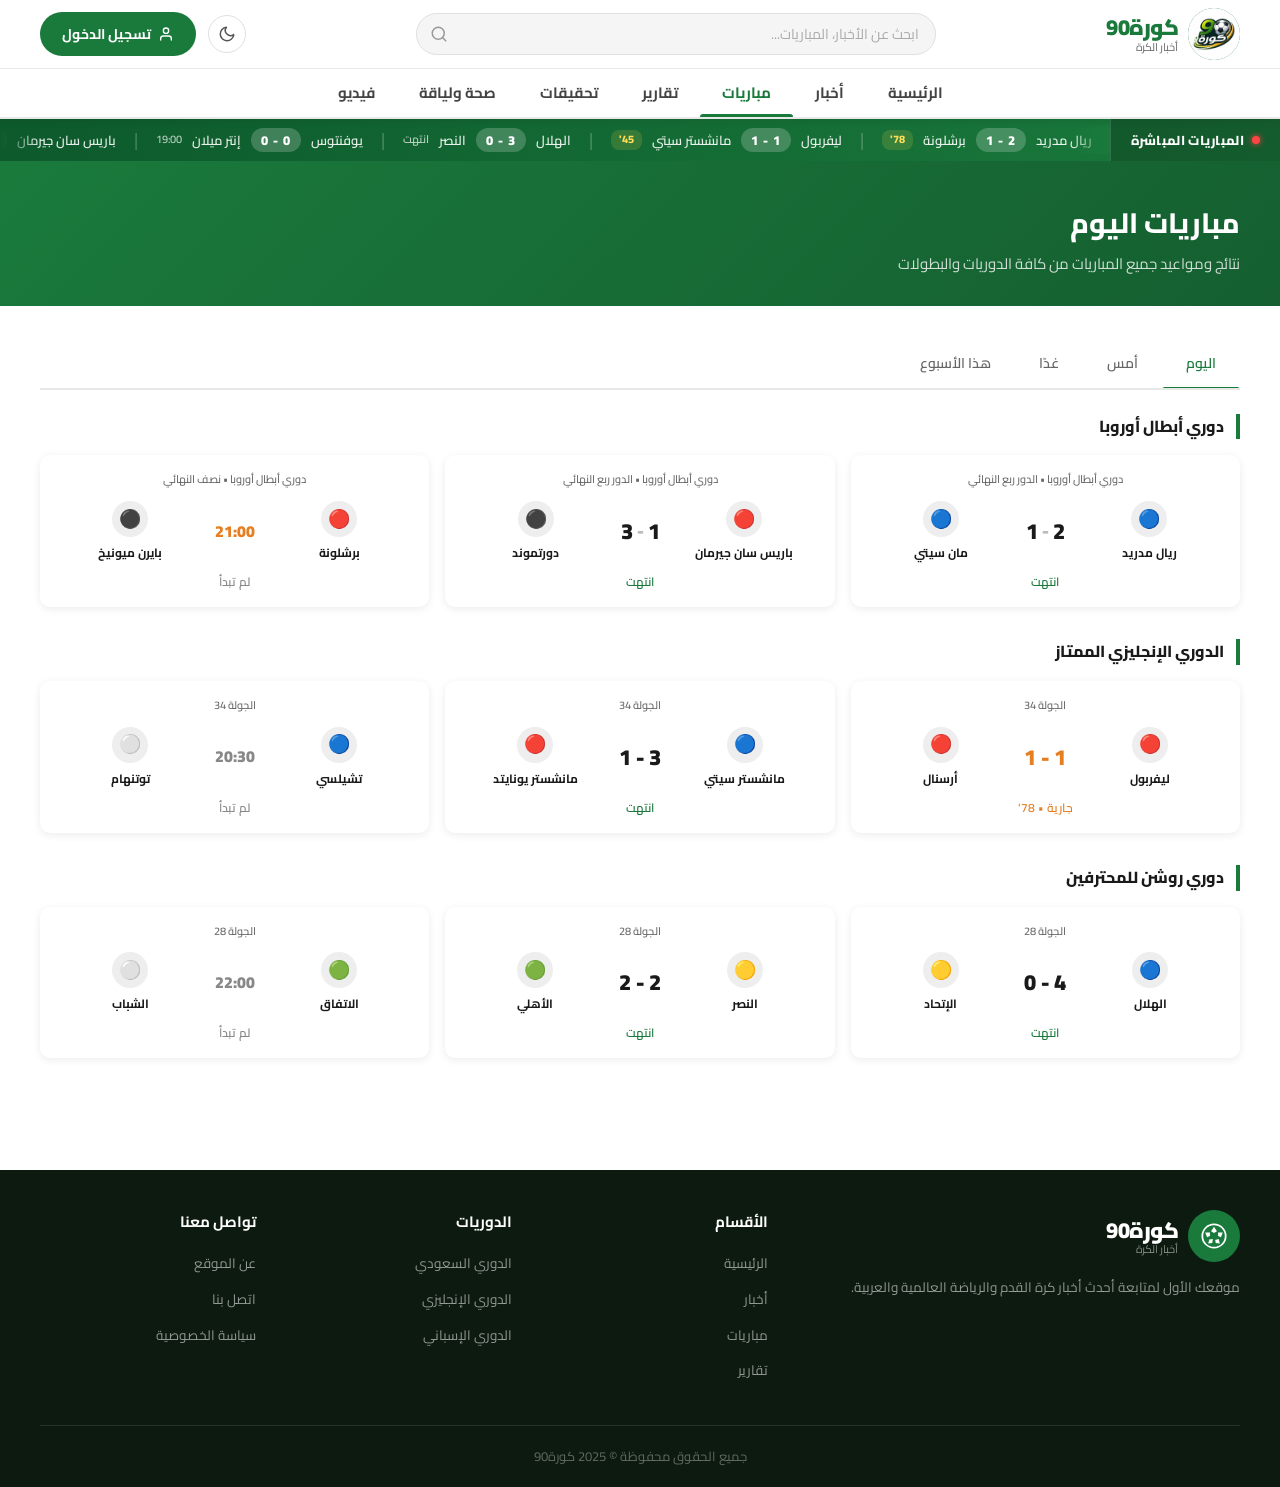
<file: matches.html>
<!DOCTYPE html>
<html lang="ar" dir="rtl">
<head>
  <meta charset="UTF-8" />
  <meta name="viewport" content="width=device-width, initial-scale=1.0" />
  <title>مباريات - كورة90</title>
  <link rel="preconnect" href="https://fonts.googleapis.com" />
  <link rel="preconnect" href="https://fonts.gstatic.com" crossorigin />
  <link href="https://fonts.googleapis.com/css2?family=Cairo:wght@400;500;600;700;800;900&display=swap" rel="stylesheet" />
  <link rel="stylesheet" href="css/style.css" />
</head>
<body>

  <!-- HEADER (Logo right | Nav center | Search+Login left) -->
  

  <!-- Page Hero -->
  <div class="page-hero">
    <h1>مباريات اليوم</h1>
    <p>نتائج ومواعيد جميع المباريات من كافة الدوريات والبطولات</p>
  </div>

  <!-- Main Content -->
  <main style="padding: 0 40px 40px;">

    <!-- Tabs -->
    <div class="matches-tabs">
      <button class="match-tab active">اليوم</button>
      <button class="match-tab">أمس</button>
      <button class="match-tab">غدًا</button>
      <button class="match-tab">هذا الأسبوع</button>
    </div>

    <!-- League: Champions League -->
    <div style="margin-bottom:32px;">
      <h3 style="font-size:16px;font-weight:800;color:#1a1a1a;margin-bottom:16px;padding-right:12px;border-right:4px solid var(--green-primary);">دوري أبطال أوروبا</h3>
      <div class="matches-full-grid">

        <div class="match-card" style="min-width:unset;">
          <div class="match-league">دوري أبطال أوروبا • الدور ربع النهائي</div>
          <div class="match-teams">
            <div class="match-team"><div class="team-logo">🔵</div><span class="team-name">ريال مدريد</span></div>
            <div class="match-score"><span>2</span><span class="score-divider">-</span><span>1</span></div>
            <div class="match-team"><div class="team-logo">🔵</div><span class="team-name">مان سيتي</span></div>
          </div>
          <div class="match-time">انتهت</div>
        </div>

        <div class="match-card" style="min-width:unset;">
          <div class="match-league">دوري أبطال أوروبا • الدور ربع النهائي</div>
          <div class="match-teams">
            <div class="match-team"><div class="team-logo">🔴</div><span class="team-name">باريس سان جيرمان</span></div>
            <div class="match-score"><span>1</span><span class="score-divider">-</span><span>3</span></div>
            <div class="match-team"><div class="team-logo">⚫</div><span class="team-name">دورتموند</span></div>
          </div>
          <div class="match-time">انتهت</div>
        </div>

        <div class="match-card" style="min-width:unset;">
          <div class="match-league">دوري أبطال أوروبا • نصف النهائي</div>
          <div class="match-teams">
            <div class="match-team"><div class="team-logo">🔴</div><span class="team-name">برشلونة</span></div>
            <div class="match-score" style="color:#e67e22;font-size:16px;">21:00</div>
            <div class="match-team"><div class="team-logo">⚫</div><span class="team-name">بايرن ميونيخ</span></div>
          </div>
          <div class="match-time" style="color:#888;">لم تبدأ</div>
        </div>

      </div>
    </div>

    <!-- League: Premier League -->
    <div style="margin-bottom:32px;">
      <h3 style="font-size:16px;font-weight:800;color:#1a1a1a;margin-bottom:16px;padding-right:12px;border-right:4px solid var(--green-primary);">الدوري الإنجليزي الممتاز</h3>
      <div class="matches-full-grid">

        <div class="match-card" style="min-width:unset;">
          <div class="match-league">الجولة 34</div>
          <div class="match-teams">
            <div class="match-team"><div class="team-logo">🔴</div><span class="team-name">ليفربول</span></div>
            <div class="match-score" style="color:#e67e22">1 - 1</div>
            <div class="match-team"><div class="team-logo">🔴</div><span class="team-name">أرسنال</span></div>
          </div>
          <div class="match-time" style="color:#e67e22">جارية • 78'</div>
        </div>

        <div class="match-card" style="min-width:unset;">
          <div class="match-league">الجولة 34</div>
          <div class="match-teams">
            <div class="match-team"><div class="team-logo">🔵</div><span class="team-name">مانشستر سيتي</span></div>
            <div class="match-score">3 - 1</div>
            <div class="match-team"><div class="team-logo">🔴</div><span class="team-name">مانشستر يونايتد</span></div>
          </div>
          <div class="match-time">انتهت</div>
        </div>

        <div class="match-card" style="min-width:unset;">
          <div class="match-league">الجولة 34</div>
          <div class="match-teams">
            <div class="match-team"><div class="team-logo">🔵</div><span class="team-name">تشيلسي</span></div>
            <div class="match-score" style="color:#888;font-size:16px">20:30</div>
            <div class="match-team"><div class="team-logo">⚪</div><span class="team-name">توتنهام</span></div>
          </div>
          <div class="match-time" style="color:#888;">لم تبدأ</div>
        </div>

      </div>
    </div>

    <!-- League: Saudi Pro League -->
    <div style="margin-bottom:32px;">
      <h3 style="font-size:16px;font-weight:800;color:#1a1a1a;margin-bottom:16px;padding-right:12px;border-right:4px solid var(--green-primary);">دوري روشن للمحترفين</h3>
      <div class="matches-full-grid">

        <div class="match-card" style="min-width:unset;">
          <div class="match-league">الجولة 28</div>
          <div class="match-teams">
            <div class="match-team"><div class="team-logo">🔵</div><span class="team-name">الهلال</span></div>
            <div class="match-score">4 - 0</div>
            <div class="match-team"><div class="team-logo">🟡</div><span class="team-name">الإتحاد</span></div>
          </div>
          <div class="match-time">انتهت</div>
        </div>

        <div class="match-card" style="min-width:unset;">
          <div class="match-league">الجولة 28</div>
          <div class="match-teams">
            <div class="match-team"><div class="team-logo">🟡</div><span class="team-name">النصر</span></div>
            <div class="match-score">2 - 2</div>
            <div class="match-team"><div class="team-logo">🟢</div><span class="team-name">الأهلي</span></div>
          </div>
          <div class="match-time">انتهت</div>
        </div>

        <div class="match-card" style="min-width:unset;">
          <div class="match-league">الجولة 28</div>
          <div class="match-teams">
            <div class="match-team"><div class="team-logo">🟢</div><span class="team-name">الاتفاق</span></div>
            <div class="match-score" style="color:#888;font-size:16px">22:00</div>
            <div class="match-team"><div class="team-logo">⚪</div><span class="team-name">الشباب</span></div>
          </div>
          <div class="match-time" style="color:#888;">لم تبدأ</div>
        </div>

      </div>
    </div>

  </main>

  <!-- FOOTER -->
  <footer class="site-footer">
    <div class="footer-grid">
      <div class="footer-brand">
        <div class="header-logo">
          <div class="logo-icon">
            <svg viewBox="0 0 24 24" xmlns="http://www.w3.org/2000/svg"><circle cx="12" cy="12" r="10" fill="none" stroke="white" stroke-width="1.5"/><polygon points="12,4 14.5,8 12,9.5 9.5,8" fill="white"/><polygon points="19.5,9 18,13 15.5,12 15.5,9" fill="white"/><polygon points="17,18.5 13.5,18 13,15.5 16,14.5" fill="white"/><polygon points="7,18.5 8,15 11,14.5 10.5,18" fill="white"/><polygon points="4.5,9 8.5,9 8.5,12 6,13" fill="white"/></svg>
          </div>
          <div class="logo-text">
            <span class="site-name">كورة90</span>
            <span class="site-tagline">أخبار الكرة</span>
          </div>
        </div>
        <p class="footer-desc">موقعك الأول لمتابعة أحدث أخبار كرة القدم والرياضة العالمية والعربية.</p>
      </div>
      <div><h4 class="footer-col-title">الأقسام</h4><ul class="footer-links"><li><a href="index.html">الرئيسية</a></li><li><a href="news.html">أخبار</a></li><li><a href="matches.html">مباريات</a></li><li><a href="reports.html">تقارير</a></li></ul></div>
      <div><h4 class="footer-col-title">الدوريات</h4><ul class="footer-links"><li><a href="#">الدوري السعودي</a></li><li><a href="#">الدوري الإنجليزي</a></li><li><a href="#">الدوري الإسباني</a></li></ul></div>
      <div><h4 class="footer-col-title">تواصل معنا</h4><ul class="footer-links"><li><a href="#">عن الموقع</a></li><li><a href="#">اتصل بنا</a></li><li><a href="#">سياسة الخصوصية</a></li></ul></div>
    </div>
    <div class="footer-bottom"><p>جميع الحقوق محفوظة &copy; 2025 كورة90</p></div>
  </footer>

  
  <script src="js/header.js"></script>
  <script src="js/main.js"></script>
</body>
</html>
</file>
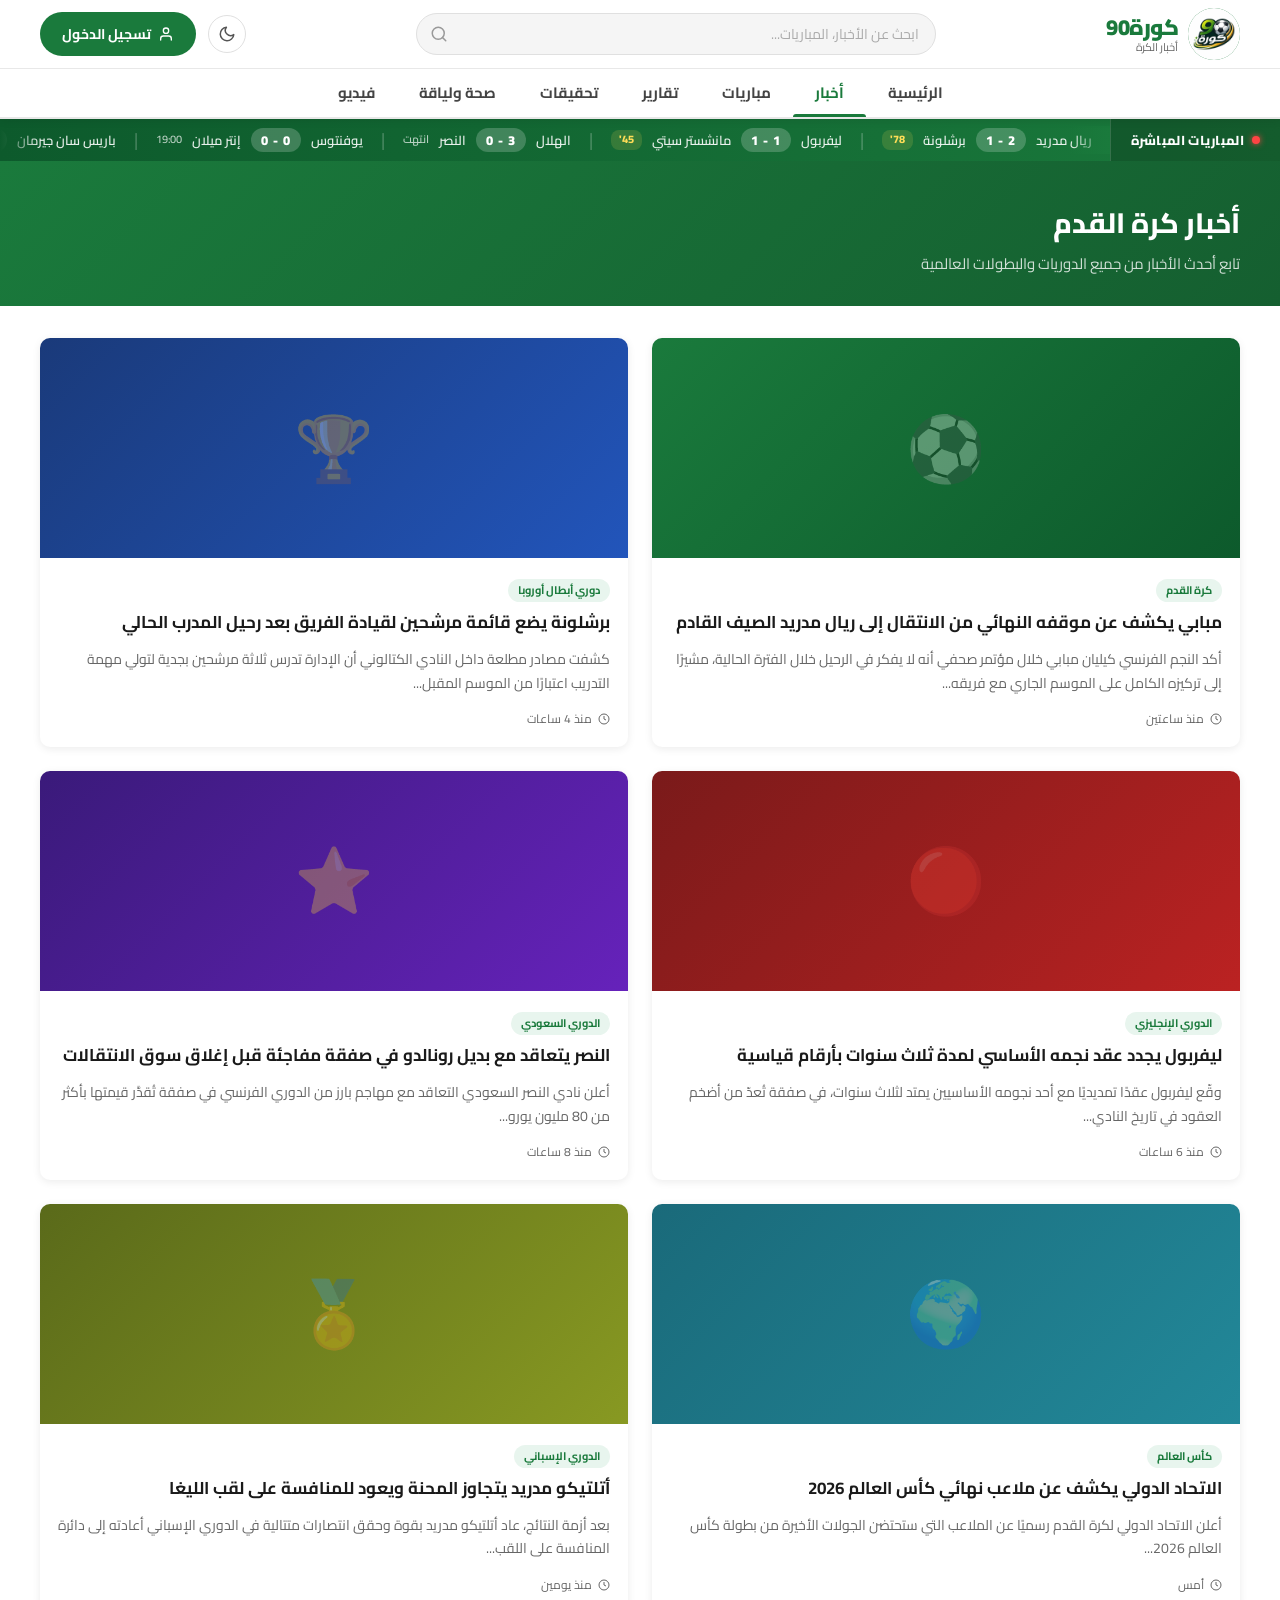
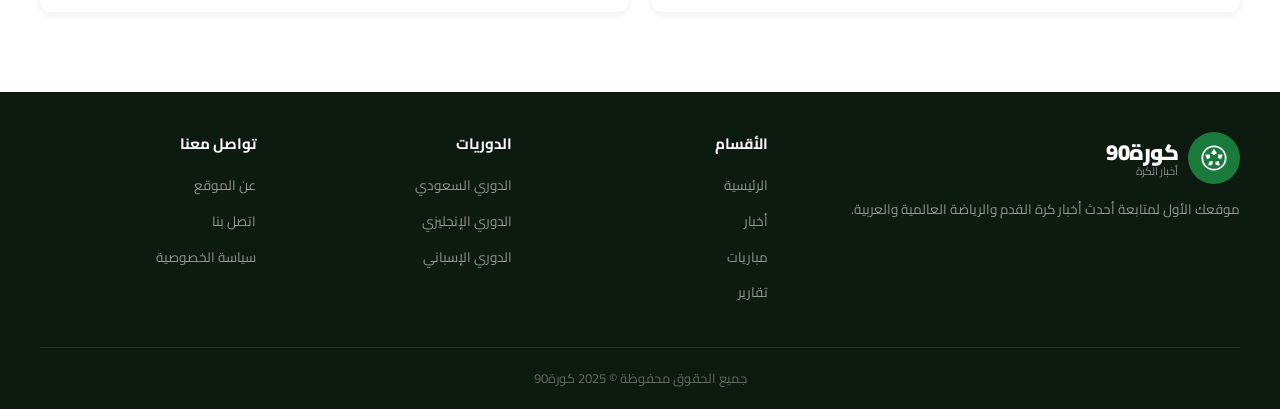
<file: news.html>
<!DOCTYPE html>
<html lang="ar" dir="rtl">
<head>
  <meta charset="UTF-8" />
  <meta name="viewport" content="width=device-width, initial-scale=1.0" />
  <title>أخبار - كورة90</title>
  <link rel="preconnect" href="https://fonts.googleapis.com" />
  <link rel="preconnect" href="https://fonts.gstatic.com" crossorigin />
  <link href="https://fonts.googleapis.com/css2?family=Cairo:wght@400;500;600;700;800;900&display=swap" rel="stylesheet" />
  <link rel="stylesheet" href="css/style.css" />
</head>
<body>

  <!-- HEADER (Logo right | Nav center | Search+Login left) -->
  

  <!-- Page Hero -->
  <div class="page-hero">
    <h1>أخبار كرة القدم</h1>
    <p>تابع أحدث الأخبار من جميع الدوريات والبطولات العالمية</p>
  </div>

  <!-- News Grid -->
  <main>
    <div class="news-page-grid">

      <article class="news-page-card">
        <div class="news-page-card-img" style="background:linear-gradient(135deg,#1a7a3c,#0d5a2c);height:220px;display:flex;align-items:center;justify-content:center;color:rgba(255,255,255,.3);font-size:64px">⚽</div>
        <div class="news-page-card-body">
          <span class="news-card-cat">كرة القدم</span>
          <h3 class="news-card-title" style="font-size:17px;margin-bottom:12px">مبابي يكشف عن موقفه النهائي من الانتقال إلى ريال مدريد الصيف القادم</h3>
          <p style="font-size:14px;color:#666;line-height:1.7">أكد النجم الفرنسي كيليان مبابي خلال مؤتمر صحفي أنه لا يفكر في الرحيل خلال الفترة الحالية، مشيرًا إلى تركيزه الكامل على الموسم الجاري مع فريقه...</p>
          <div class="news-card-meta" style="margin-top:14px">
            <svg width="12" height="12" viewBox="0 0 24 24" fill="none" stroke="currentColor" stroke-width="2"><circle cx="12" cy="12" r="10"/><polyline points="12 6 12 12 16 14"/></svg>
            منذ ساعتين
          </div>
        </div>
      </article>

      <article class="news-page-card">
        <div class="news-page-card-img" style="background:linear-gradient(135deg,#1a3a7a,#2255bb);height:220px;display:flex;align-items:center;justify-content:center;color:rgba(255,255,255,.3);font-size:64px">🏆</div>
        <div class="news-page-card-body">
          <span class="news-card-cat">دوري أبطال أوروبا</span>
          <h3 class="news-card-title" style="font-size:17px;margin-bottom:12px">برشلونة يضع قائمة مرشحين لقيادة الفريق بعد رحيل المدرب الحالي</h3>
          <p style="font-size:14px;color:#666;line-height:1.7">كشفت مصادر مطلعة داخل النادي الكتالوني أن الإدارة تدرس ثلاثة مرشحين بجدية لتولي مهمة التدريب اعتبارًا من الموسم المقبل...</p>
          <div class="news-card-meta" style="margin-top:14px">
            <svg width="12" height="12" viewBox="0 0 24 24" fill="none" stroke="currentColor" stroke-width="2"><circle cx="12" cy="12" r="10"/><polyline points="12 6 12 12 16 14"/></svg>
            منذ 4 ساعات
          </div>
        </div>
      </article>

      <article class="news-page-card">
        <div class="news-page-card-img" style="background:linear-gradient(135deg,#7a1a1a,#bb2222);height:220px;display:flex;align-items:center;justify-content:center;color:rgba(255,255,255,.3);font-size:64px">🔴</div>
        <div class="news-page-card-body">
          <span class="news-card-cat">الدوري الإنجليزي</span>
          <h3 class="news-card-title" style="font-size:17px;margin-bottom:12px">ليفربول يجدد عقد نجمه الأساسي لمدة ثلاث سنوات بأرقام قياسية</h3>
          <p style="font-size:14px;color:#666;line-height:1.7">وقّع ليفربول عقدًا تمديديًا مع أحد نجومه الأساسيين يمتد لثلاث سنوات، في صفقة تُعدّ من أضخم العقود في تاريخ النادي...</p>
          <div class="news-card-meta" style="margin-top:14px">
            <svg width="12" height="12" viewBox="0 0 24 24" fill="none" stroke="currentColor" stroke-width="2"><circle cx="12" cy="12" r="10"/><polyline points="12 6 12 12 16 14"/></svg>
            منذ 6 ساعات
          </div>
        </div>
      </article>

      <article class="news-page-card">
        <div class="news-page-card-img" style="background:linear-gradient(135deg,#3a1a7a,#6622bb);height:220px;display:flex;align-items:center;justify-content:center;color:rgba(255,255,255,.3);font-size:64px">⭐</div>
        <div class="news-page-card-body">
          <span class="news-card-cat">الدوري السعودي</span>
          <h3 class="news-card-title" style="font-size:17px;margin-bottom:12px">النصر يتعاقد مع بديل رونالدو في صفقة مفاجئة قبل إغلاق سوق الانتقالات</h3>
          <p style="font-size:14px;color:#666;line-height:1.7">أعلن نادي النصر السعودي التعاقد مع مهاجم بارز من الدوري الفرنسي في صفقة تُقدَّر قيمتها بأكثر من 80 مليون يورو...</p>
          <div class="news-card-meta" style="margin-top:14px">
            <svg width="12" height="12" viewBox="0 0 24 24" fill="none" stroke="currentColor" stroke-width="2"><circle cx="12" cy="12" r="10"/><polyline points="12 6 12 12 16 14"/></svg>
            منذ 8 ساعات
          </div>
        </div>
      </article>

      <article class="news-page-card">
        <div class="news-page-card-img" style="background:linear-gradient(135deg,#1a6a7a,#228899);height:220px;display:flex;align-items:center;justify-content:center;color:rgba(255,255,255,.3);font-size:64px">🌍</div>
        <div class="news-page-card-body">
          <span class="news-card-cat">كأس العالم</span>
          <h3 class="news-card-title" style="font-size:17px;margin-bottom:12px">الاتحاد الدولي يكشف عن ملاعب نهائي كأس العالم 2026</h3>
          <p style="font-size:14px;color:#666;line-height:1.7">أعلن الاتحاد الدولي لكرة القدم رسميًا عن الملاعب التي ستحتضن الجولات الأخيرة من بطولة كأس العالم 2026...</p>
          <div class="news-card-meta" style="margin-top:14px">
            <svg width="12" height="12" viewBox="0 0 24 24" fill="none" stroke="currentColor" stroke-width="2"><circle cx="12" cy="12" r="10"/><polyline points="12 6 12 12 16 14"/></svg>
            أمس
          </div>
        </div>
      </article>

      <article class="news-page-card">
        <div class="news-page-card-img" style="background:linear-gradient(135deg,#5a6a1a,#889922);height:220px;display:flex;align-items:center;justify-content:center;color:rgba(255,255,255,.3);font-size:64px">🏅</div>
        <div class="news-page-card-body">
          <span class="news-card-cat">الدوري الإسباني</span>
          <h3 class="news-card-title" style="font-size:17px;margin-bottom:12px">أتلتيكو مدريد يتجاوز المحنة ويعود للمنافسة على لقب الليغا</h3>
          <p style="font-size:14px;color:#666;line-height:1.7">بعد أزمة النتائج، عاد أتلتيكو مدريد بقوة وحقق انتصارات متتالية في الدوري الإسباني أعادته إلى دائرة المنافسة على اللقب...</p>
          <div class="news-card-meta" style="margin-top:14px">
            <svg width="12" height="12" viewBox="0 0 24 24" fill="none" stroke="currentColor" stroke-width="2"><circle cx="12" cy="12" r="10"/><polyline points="12 6 12 12 16 14"/></svg>
            منذ يومين
          </div>
        </div>
      </article>

    </div>
  </main>

  <!-- FOOTER -->
  <footer class="site-footer">
    <div class="footer-grid">
      <div class="footer-brand">
        <div class="header-logo">
          <div class="logo-icon">
            <svg viewBox="0 0 24 24" xmlns="http://www.w3.org/2000/svg"><circle cx="12" cy="12" r="10" fill="none" stroke="white" stroke-width="1.5"/><polygon points="12,4 14.5,8 12,9.5 9.5,8" fill="white"/><polygon points="19.5,9 18,13 15.5,12 15.5,9" fill="white"/><polygon points="17,18.5 13.5,18 13,15.5 16,14.5" fill="white"/><polygon points="7,18.5 8,15 11,14.5 10.5,18" fill="white"/><polygon points="4.5,9 8.5,9 8.5,12 6,13" fill="white"/></svg>
          </div>
          <div class="logo-text">
            <span class="site-name">كورة90</span>
            <span class="site-tagline">أخبار الكرة</span>
          </div>
        </div>
        <p class="footer-desc">موقعك الأول لمتابعة أحدث أخبار كرة القدم والرياضة العالمية والعربية.</p>
      </div>
      <div><h4 class="footer-col-title">الأقسام</h4><ul class="footer-links"><li><a href="index.html">الرئيسية</a></li><li><a href="news.html">أخبار</a></li><li><a href="matches.html">مباريات</a></li><li><a href="reports.html">تقارير</a></li></ul></div>
      <div><h4 class="footer-col-title">الدوريات</h4><ul class="footer-links"><li><a href="#">الدوري السعودي</a></li><li><a href="#">الدوري الإنجليزي</a></li><li><a href="#">الدوري الإسباني</a></li></ul></div>
      <div><h4 class="footer-col-title">تواصل معنا</h4><ul class="footer-links"><li><a href="#">عن الموقع</a></li><li><a href="#">اتصل بنا</a></li><li><a href="#">سياسة الخصوصية</a></li></ul></div>
    </div>
    <div class="footer-bottom"><p>جميع الحقوق محفوظة &copy; 2025 كورة90</p></div>
  </footer>

  
  <script src="js/header.js"></script>
  <script src="js/main.js"></script>
</body>
</html>
</file>
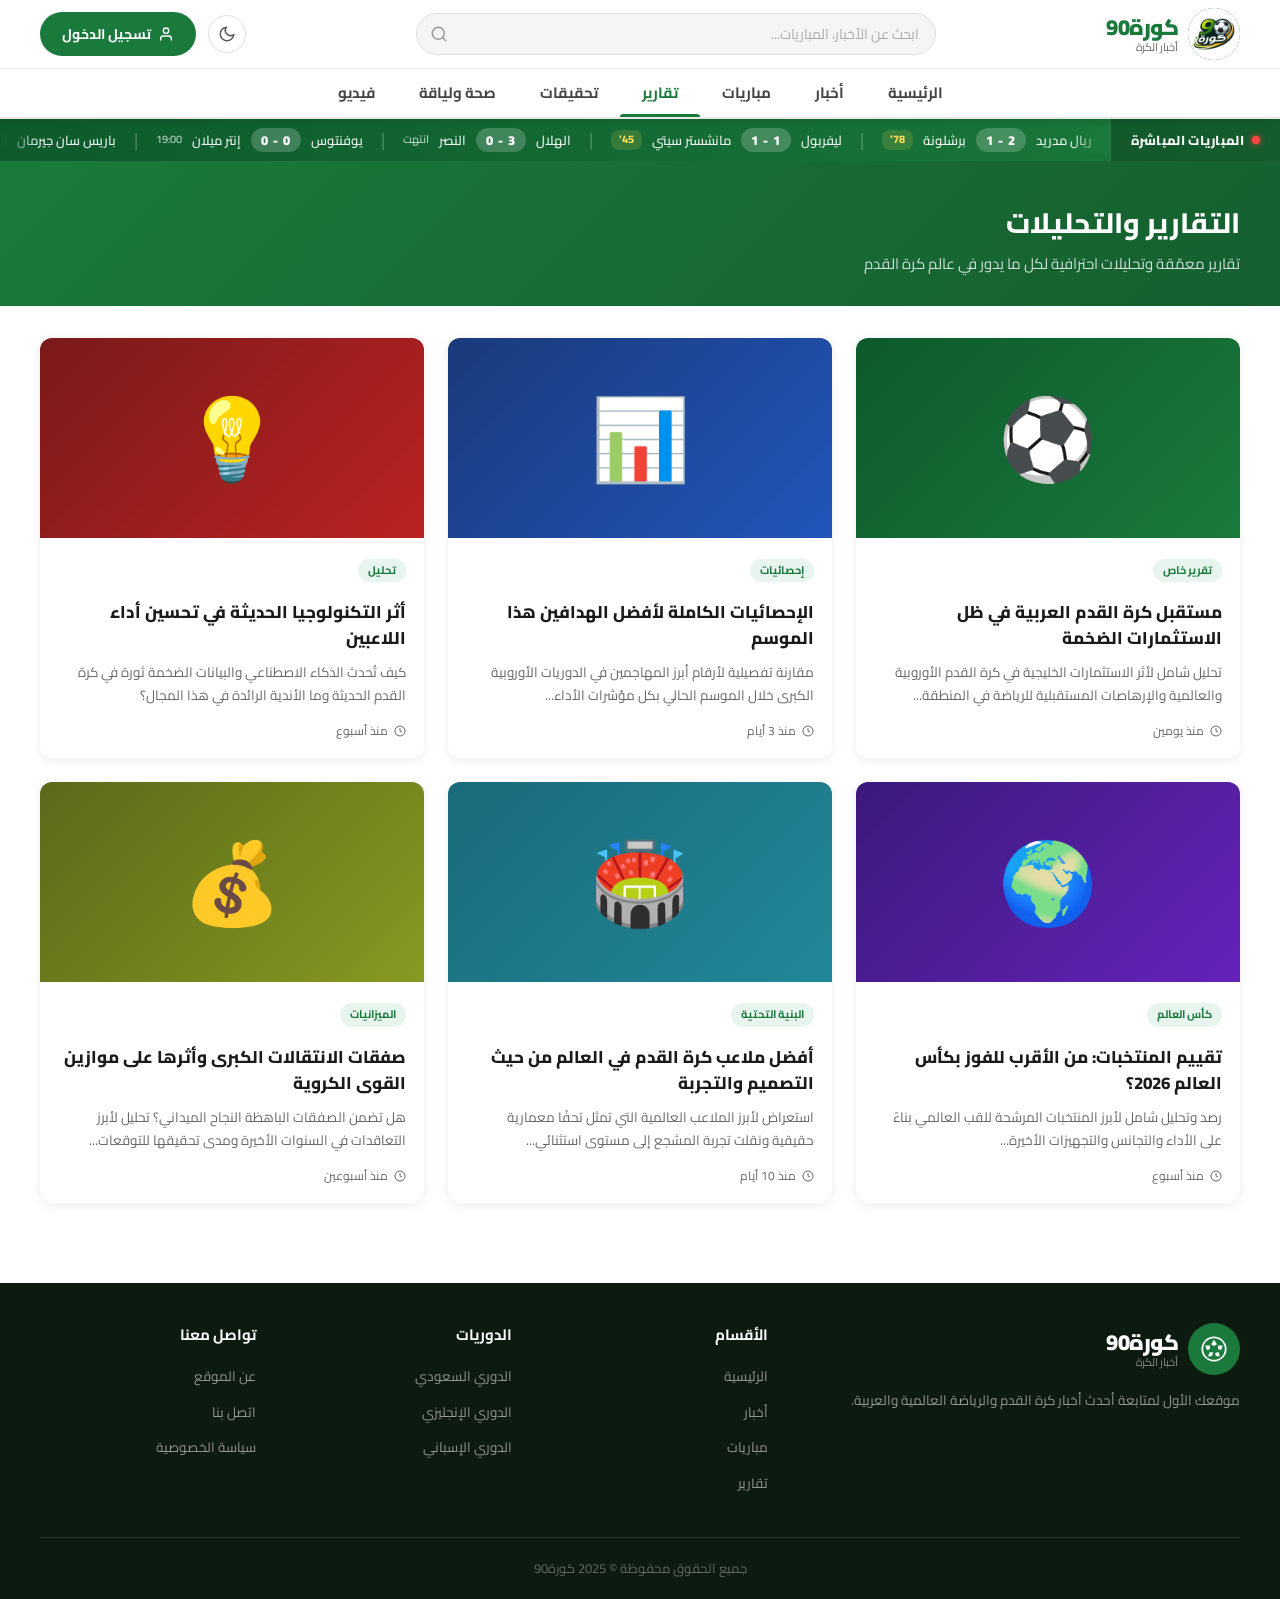
<file: reports.html>
<!DOCTYPE html>
<html lang="ar" dir="rtl">
<head>
  <meta charset="UTF-8" />
  <meta name="viewport" content="width=device-width, initial-scale=1.0" />
  <title>تقارير - كورة90</title>
  <link rel="preconnect" href="https://fonts.googleapis.com" />
  <link rel="preconnect" href="https://fonts.gstatic.com" crossorigin />
  <link href="https://fonts.googleapis.com/css2?family=Cairo:wght@400;500;600;700;800;900&display=swap" rel="stylesheet" />
  <link rel="stylesheet" href="css/style.css" />
</head>
<body>

  <!-- HEADER (Logo right | Nav center | Search+Login left) -->
  

  <!-- Page Hero -->
  <div class="page-hero">
    <h1>التقارير والتحليلات</h1>
    <p>تقارير معمّقة وتحليلات احترافية لكل ما يدور في عالم كرة القدم</p>
  </div>

  <!-- Reports Grid -->
  <main>
    <div class="reports-page-grid">

      <article style="border-radius:12px;overflow:hidden;box-shadow:0 2px 12px rgba(0,0,0,.08);background:white;cursor:pointer;transition:transform .25s,box-shadow .25s;" onmouseover="this.style.transform='translateY(-4px)';this.style.boxShadow='0 8px 24px rgba(0,0,0,.14)'" onmouseout="this.style.transform='';this.style.boxShadow='0 2px 12px rgba(0,0,0,.08)'">
        <div style="height:200px;background:linear-gradient(135deg,#0d5a2c,#1a7a3c);display:flex;align-items:center;justify-content:center;font-size:80px">⚽</div>
        <div style="padding:18px">
          <span class="news-card-cat">تقرير خاص</span>
          <h3 style="font-size:17px;font-weight:800;margin:10px 0 10px;line-height:1.5;color:#1a1a1a">مستقبل كرة القدم العربية في ظل الاستثمارات الضخمة</h3>
          <p style="font-size:13.5px;color:#666;line-height:1.7;margin-bottom:14px">تحليل شامل لأثر الاستثمارات الخليجية في كرة القدم الأوروبية والعالمية والإرهاصات المستقبلية للرياضة في المنطقة...</p>
          <div class="news-card-meta">
            <svg width="12" height="12" viewBox="0 0 24 24" fill="none" stroke="currentColor" stroke-width="2"><circle cx="12" cy="12" r="10"/><polyline points="12 6 12 12 16 14"/></svg>
            منذ يومين
          </div>
        </div>
      </article>

      <article style="border-radius:12px;overflow:hidden;box-shadow:0 2px 12px rgba(0,0,0,.08);background:white;cursor:pointer;transition:transform .25s,box-shadow .25s;" onmouseover="this.style.transform='translateY(-4px)';this.style.boxShadow='0 8px 24px rgba(0,0,0,.14)'" onmouseout="this.style.transform='';this.style.boxShadow='0 2px 12px rgba(0,0,0,.08)'">
        <div style="height:200px;background:linear-gradient(135deg,#1a3a7a,#2255bb);display:flex;align-items:center;justify-content:center;font-size:80px">📊</div>
        <div style="padding:18px">
          <span class="news-card-cat">إحصائيات</span>
          <h3 style="font-size:17px;font-weight:800;margin:10px 0 10px;line-height:1.5;color:#1a1a1a">الإحصائيات الكاملة لأفضل الهدافين هذا الموسم</h3>
          <p style="font-size:13.5px;color:#666;line-height:1.7;margin-bottom:14px">مقارنة تفصيلية لأرقام أبرز المهاجمين في الدوريات الأوروبية الكبرى خلال الموسم الحالي بكل مؤشرات الأداء...</p>
          <div class="news-card-meta">
            <svg width="12" height="12" viewBox="0 0 24 24" fill="none" stroke="currentColor" stroke-width="2"><circle cx="12" cy="12" r="10"/><polyline points="12 6 12 12 16 14"/></svg>
            منذ 3 أيام
          </div>
        </div>
      </article>

      <article style="border-radius:12px;overflow:hidden;box-shadow:0 2px 12px rgba(0,0,0,.08);background:white;cursor:pointer;transition:transform .25s,box-shadow .25s;" onmouseover="this.style.transform='translateY(-4px)';this.style.boxShadow='0 8px 24px rgba(0,0,0,.14)'" onmouseout="this.style.transform='';this.style.boxShadow='0 2px 12px rgba(0,0,0,.08)'">
        <div style="height:200px;background:linear-gradient(135deg,#7a1a1a,#bb2222);display:flex;align-items:center;justify-content:center;font-size:80px">💡</div>
        <div style="padding:18px">
          <span class="news-card-cat">تحليل</span>
          <h3 style="font-size:17px;font-weight:800;margin:10px 0 10px;line-height:1.5;color:#1a1a1a">أثر التكنولوجيا الحديثة في تحسين أداء اللاعبين</h3>
          <p style="font-size:13.5px;color:#666;line-height:1.7;margin-bottom:14px">كيف تُحدث الذكاء الاصطناعي والبيانات الضخمة ثورة في كرة القدم الحديثة وما الأندية الرائدة في هذا المجال؟</p>
          <div class="news-card-meta">
            <svg width="12" height="12" viewBox="0 0 24 24" fill="none" stroke="currentColor" stroke-width="2"><circle cx="12" cy="12" r="10"/><polyline points="12 6 12 12 16 14"/></svg>
            منذ أسبوع
          </div>
        </div>
      </article>

      <article style="border-radius:12px;overflow:hidden;box-shadow:0 2px 12px rgba(0,0,0,.08);background:white;cursor:pointer;transition:transform .25s,box-shadow .25s;" onmouseover="this.style.transform='translateY(-4px)';this.style.boxShadow='0 8px 24px rgba(0,0,0,.14)'" onmouseout="this.style.transform='';this.style.boxShadow='0 2px 12px rgba(0,0,0,.08)'">
        <div style="height:200px;background:linear-gradient(135deg,#3a1a7a,#6622bb);display:flex;align-items:center;justify-content:center;font-size:80px">🌍</div>
        <div style="padding:18px">
          <span class="news-card-cat">كأس العالم</span>
          <h3 style="font-size:17px;font-weight:800;margin:10px 0 10px;line-height:1.5;color:#1a1a1a">تقييم المنتخبات: من الأقرب للفوز بكأس العالم 2026؟</h3>
          <p style="font-size:13.5px;color:#666;line-height:1.7;margin-bottom:14px">رصد وتحليل شامل لأبرز المنتخبات المرشحة للقب العالمي بناءً على الأداء والتجانس والتجهيزات الأخيرة...</p>
          <div class="news-card-meta">
            <svg width="12" height="12" viewBox="0 0 24 24" fill="none" stroke="currentColor" stroke-width="2"><circle cx="12" cy="12" r="10"/><polyline points="12 6 12 12 16 14"/></svg>
            منذ أسبوع
          </div>
        </div>
      </article>

      <article style="border-radius:12px;overflow:hidden;box-shadow:0 2px 12px rgba(0,0,0,.08);background:white;cursor:pointer;transition:transform .25s,box-shadow .25s;" onmouseover="this.style.transform='translateY(-4px)';this.style.boxShadow='0 8px 24px rgba(0,0,0,.14)'" onmouseout="this.style.transform='';this.style.boxShadow='0 2px 12px rgba(0,0,0,.08)'">
        <div style="height:200px;background:linear-gradient(135deg,#1a6a7a,#228899);display:flex;align-items:center;justify-content:center;font-size:80px">🏟️</div>
        <div style="padding:18px">
          <span class="news-card-cat">البنية التحتية</span>
          <h3 style="font-size:17px;font-weight:800;margin:10px 0 10px;line-height:1.5;color:#1a1a1a">أفضل ملاعب كرة القدم في العالم من حيث التصميم والتجربة</h3>
          <p style="font-size:13.5px;color:#666;line-height:1.7;margin-bottom:14px">استعراض لأبرز الملاعب العالمية التي تمثل تحفًا معمارية حقيقية ونقلت تجربة المشجع إلى مستوى استثنائي...</p>
          <div class="news-card-meta">
            <svg width="12" height="12" viewBox="0 0 24 24" fill="none" stroke="currentColor" stroke-width="2"><circle cx="12" cy="12" r="10"/><polyline points="12 6 12 12 16 14"/></svg>
            منذ 10 أيام
          </div>
        </div>
      </article>

      <article style="border-radius:12px;overflow:hidden;box-shadow:0 2px 12px rgba(0,0,0,.08);background:white;cursor:pointer;transition:transform .25s,box-shadow .25s;" onmouseover="this.style.transform='translateY(-4px)';this.style.boxShadow='0 8px 24px rgba(0,0,0,.14)'" onmouseout="this.style.transform='';this.style.boxShadow='0 2px 12px rgba(0,0,0,.08)'">
        <div style="height:200px;background:linear-gradient(135deg,#5a6a1a,#889922);display:flex;align-items:center;justify-content:center;font-size:80px">💰</div>
        <div style="padding:18px">
          <span class="news-card-cat">الميزانيات</span>
          <h3 style="font-size:17px;font-weight:800;margin:10px 0 10px;line-height:1.5;color:#1a1a1a">صفقات الانتقالات الكبرى وأثرها على موازين القوى الكروية</h3>
          <p style="font-size:13.5px;color:#666;line-height:1.7;margin-bottom:14px">هل تضمن الصفقات الباهظة النجاح الميداني؟ تحليل لأبرز التعاقدات في السنوات الأخيرة ومدى تحقيقها للتوقعات...</p>
          <div class="news-card-meta">
            <svg width="12" height="12" viewBox="0 0 24 24" fill="none" stroke="currentColor" stroke-width="2"><circle cx="12" cy="12" r="10"/><polyline points="12 6 12 12 16 14"/></svg>
            منذ أسبوعين
          </div>
        </div>
      </article>

    </div>
  </main>

  <!-- FOOTER -->
  <footer class="site-footer">
    <div class="footer-grid">
      <div class="footer-brand">
        <div class="header-logo">
          <div class="logo-icon">
            <svg viewBox="0 0 24 24" xmlns="http://www.w3.org/2000/svg"><circle cx="12" cy="12" r="10" fill="none" stroke="white" stroke-width="1.5"/><polygon points="12,4 14.5,8 12,9.5 9.5,8" fill="white"/><polygon points="19.5,9 18,13 15.5,12 15.5,9" fill="white"/><polygon points="17,18.5 13.5,18 13,15.5 16,14.5" fill="white"/><polygon points="7,18.5 8,15 11,14.5 10.5,18" fill="white"/><polygon points="4.5,9 8.5,9 8.5,12 6,13" fill="white"/></svg>
          </div>
          <div class="logo-text">
            <span class="site-name">كورة90</span>
            <span class="site-tagline">أخبار الكرة</span>
          </div>
        </div>
        <p class="footer-desc">موقعك الأول لمتابعة أحدث أخبار كرة القدم والرياضة العالمية والعربية.</p>
      </div>
      <div><h4 class="footer-col-title">الأقسام</h4><ul class="footer-links"><li><a href="index.html">الرئيسية</a></li><li><a href="news.html">أخبار</a></li><li><a href="matches.html">مباريات</a></li><li><a href="reports.html">تقارير</a></li></ul></div>
      <div><h4 class="footer-col-title">الدوريات</h4><ul class="footer-links"><li><a href="#">الدوري السعودي</a></li><li><a href="#">الدوري الإنجليزي</a></li><li><a href="#">الدوري الإسباني</a></li></ul></div>
      <div><h4 class="footer-col-title">تواصل معنا</h4><ul class="footer-links"><li><a href="#">عن الموقع</a></li><li><a href="#">اتصل بنا</a></li><li><a href="#">سياسة الخصوصية</a></li></ul></div>
    </div>
    <div class="footer-bottom"><p>جميع الحقوق محفوظة &copy; 2025 كورة90</p></div>
  </footer>

  
  <script src="js/header.js"></script>
  <script src="js/main.js"></script>
</body>
</html>
</file>
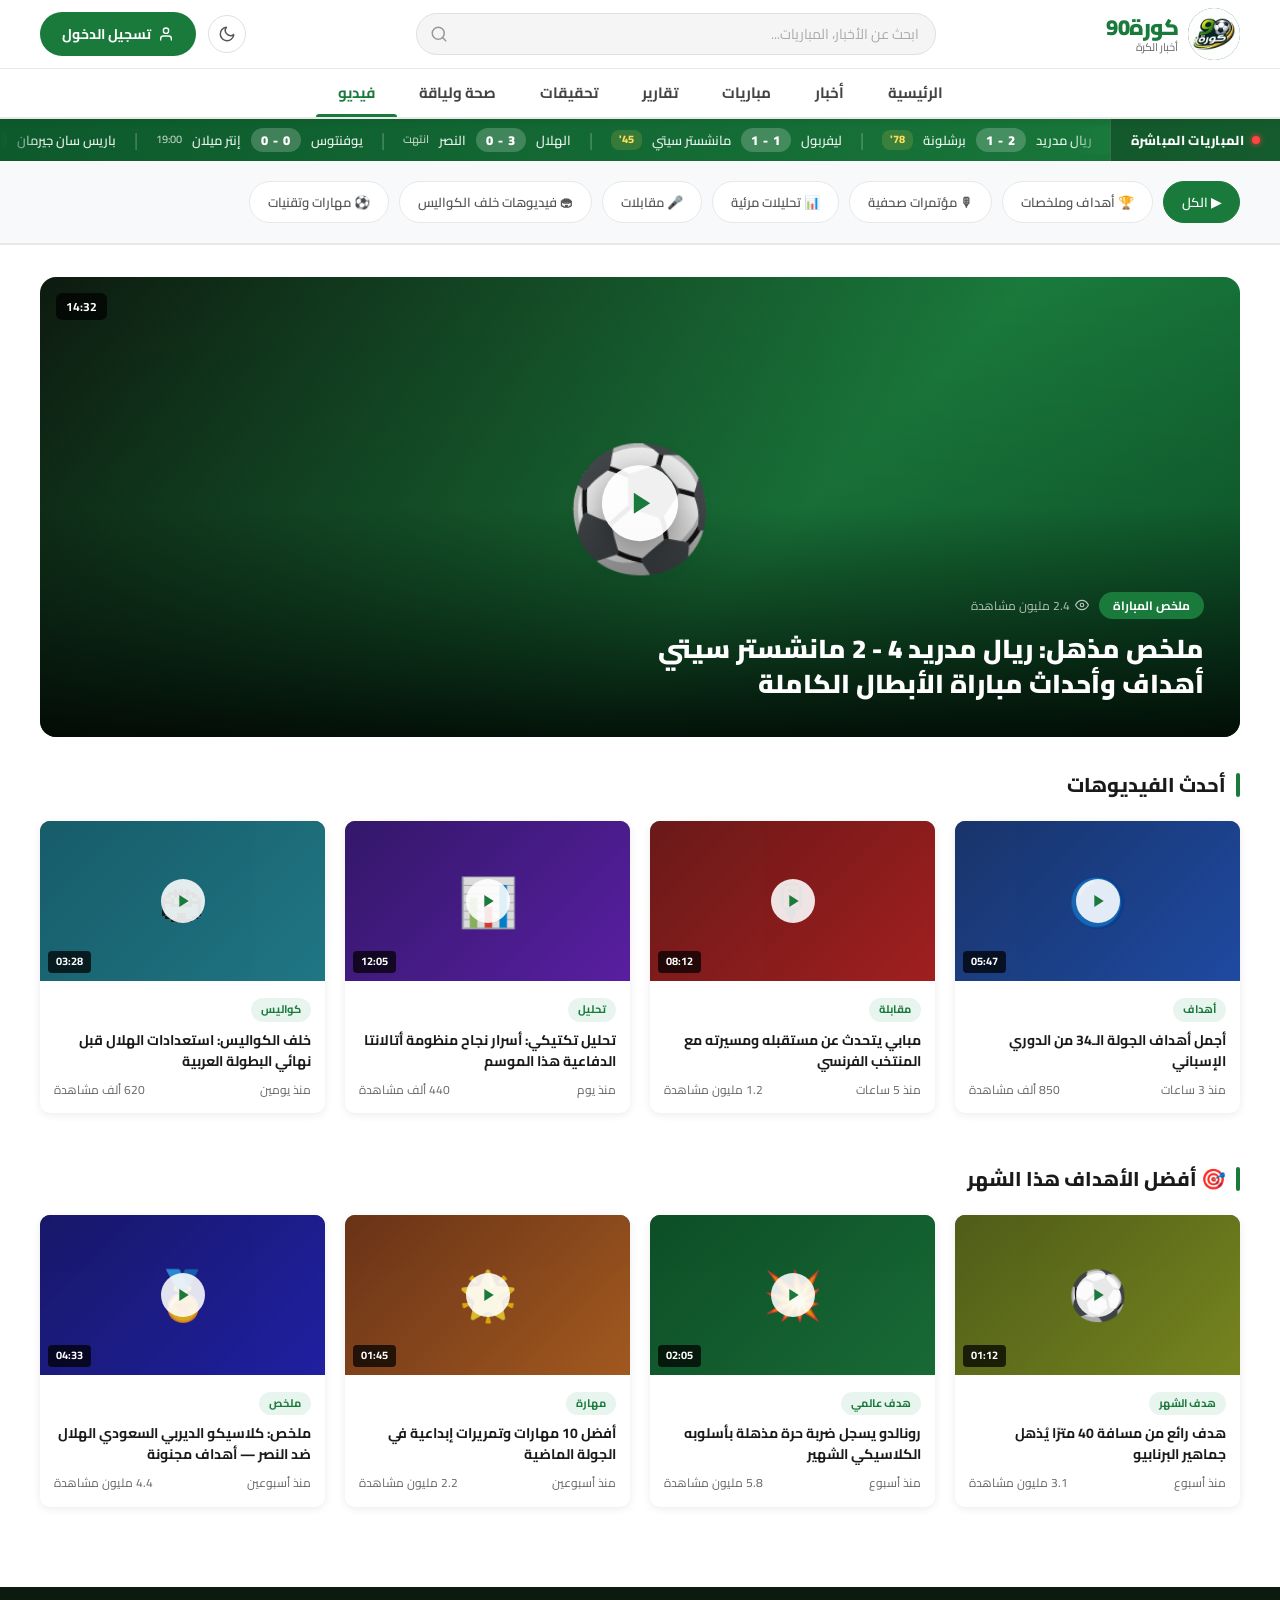
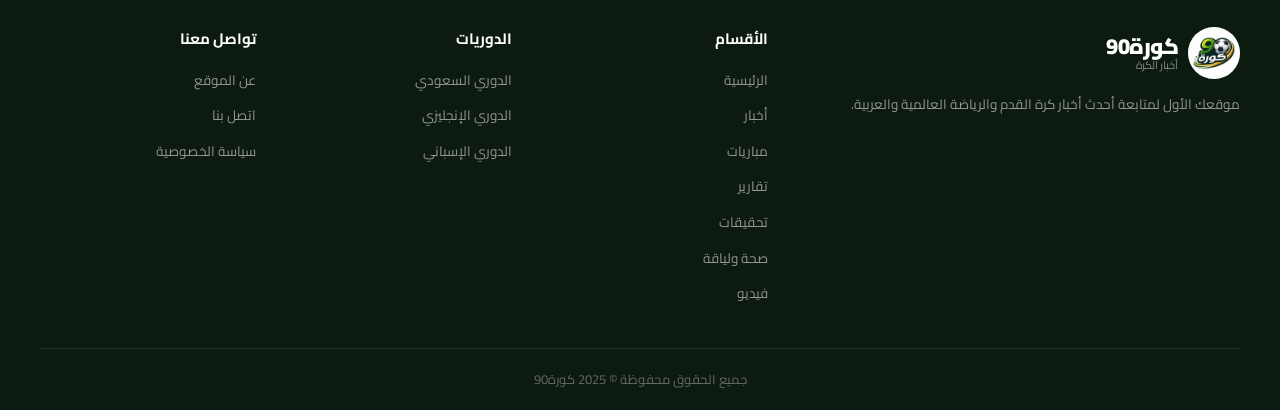
<file: videos.html>
<!DOCTYPE html>
<html lang="ar" dir="rtl">
<head>
  <meta charset="UTF-8" />
  <meta name="viewport" content="width=device-width, initial-scale=1.0" />
  <title>فيديو - كورة90</title>
  <link rel="preconnect" href="https://fonts.googleapis.com" />
  <link rel="preconnect" href="https://fonts.gstatic.com" crossorigin />
  <link href="https://fonts.googleapis.com/css2?family=Cairo:wght@400;500;600;700;800;900&display=swap" rel="stylesheet" />
  <link rel="stylesheet" href="css/style.css" />
  <style>
    /* Video Modal */
    .video-modal {
      display: none;
      position: fixed;
      inset: 0;
      background: rgba(0,0,0,0.92);
      z-index: 9999;
      align-items: center;
      justify-content: center;
    }
    .video-modal.open {
      display: flex;
    }
    .video-modal-inner {
      width: 90%;
      max-width: 860px;
      position: relative;
    }
    .video-modal-close {
      position: absolute;
      top: -44px;
      left: 0;
      background: none;
      border: none;
      color: white;
      font-size: 14px;
      font-weight: 700;
      cursor: pointer;
      display: flex;
      align-items: center;
      gap: 6px;
      font-family: var(--font-ar);
    }
    .video-modal-player {
      width: 100%;
      aspect-ratio: 16/9;
      border-radius: 14px;
      overflow: hidden;
      background: #000;
      display: flex;
      align-items: center;
      justify-content: center;
      color: rgba(255,255,255,0.5);
      font-size: 18px;
      flex-direction: column;
      gap: 16px;
    }
    .video-modal-player svg {
      width: 64px;
      height: 64px;
      color: rgba(255,255,255,0.2);
    }
  </style>
</head>
<body>

  <!-- VIDEO MODAL -->
  <div class="video-modal" id="videoModal">
    <div class="video-modal-inner">
      <button class="video-modal-close" onclick="closeModal()">
        <svg width="16" height="16" viewBox="0 0 24 24" fill="none" stroke="currentColor" stroke-width="2"><line x1="18" y1="6" x2="6" y2="18"/><line x1="6" y1="6" x2="18" y2="18"/></svg>
        إغلاق
      </button>
      <div class="video-modal-player">
        <svg viewBox="0 0 24 24" fill="none" stroke="currentColor" stroke-width="1"><circle cx="12" cy="12" r="10"/><polygon points="10 8 16 12 10 16 10 8"/></svg>
        <p>سيتم تشغيل الفيديو بعد ربط مصادر الفيديو</p>
      </div>
    </div>
  </div>

  <!-- HEADER -->
  

  <!-- Category Filter Tabs -->
  <div class="health-cats" style="background:#f8f9fa;">
    <button class="health-cat-btn active">▶ الكل</button>
    <button class="health-cat-btn">🏆 أهداف وملخصات</button>
    <button class="health-cat-btn">🎙 مؤتمرات صحفية</button>
    <button class="health-cat-btn">📊 تحليلات مرئية</button>
    <button class="health-cat-btn">🎤 مقابلات</button>
    <button class="health-cat-btn">🏟 فيديوهات خلف الكواليس</button>
    <button class="health-cat-btn">⚽ مهارات وتقنيات</button>
  </div>

  <main>
    <!-- Featured Video -->
    <div class="videos-featured">
      <div class="video-hero" onclick="openModal()">
        <div style="width:100%; height:460px; background:linear-gradient(135deg, #0d1a0f 0%, #1a7a3c 60%, #0d5a2c 100%); display:flex; align-items:center; justify-content:center; font-size:120px;">⚽</div>
        <div class="video-hero-overlay">
          <div class="video-hero-meta">
            <span class="video-hero-cat">ملخص المباراة</span>
            <span class="video-hero-views">
              <svg width="14" height="14" viewBox="0 0 24 24" fill="none" stroke="currentColor" stroke-width="2"><path d="M1 12s4-8 11-8 11 8 11 8-4 8-11 8-11-8-11-8z"/><circle cx="12" cy="12" r="3"/></svg>
              2.4 مليون مشاهدة
            </span>
          </div>
          <h2 class="video-hero-title">ملخص مذهل: ريال مدريد 4 - 2 مانشستر سيتي<br/>أهداف وأحداث مباراة الأبطال الكاملة</h2>
        </div>
        <div class="video-play-btn">
          <svg viewBox="0 0 24 24" fill="currentColor"><polygon points="5 3 19 12 5 21 5 3"/></svg>
        </div>
        <span class="video-hero-duration">14:32</span>
      </div>
    </div>

    <!-- Latest Videos Section -->
    <h2 class="videos-section-title">أحدث الفيديوهات</h2>
    <div class="videos-grid">

      <!-- Video 1 -->
      <div class="video-card" onclick="openModal()">
        <div class="video-card-thumb">
          <div class="video-card-thumb-img" style="background:linear-gradient(135deg,#1a3a7a,#2255bb); display:flex; align-items:center; justify-content:center; font-size:48px; height:160px;">🔵</div>
          <div class="video-card-play">
            <svg viewBox="0 0 24 24" fill="currentColor"><polygon points="5 3 19 12 5 21 5 3"/></svg>
          </div>
          <span class="video-card-duration">05:47</span>
        </div>
        <div class="video-card-body">
          <span class="news-card-cat" style="font-size:11px;">أهداف</span>
          <h3 class="video-card-title">أجمل أهداف الجولة الـ34 من الدوري الإسباني</h3>
          <div class="video-card-meta">
            <span>منذ 3 ساعات</span>
            <span>850 ألف مشاهدة</span>
          </div>
        </div>
      </div>

      <!-- Video 2 -->
      <div class="video-card" onclick="openModal()">
        <div class="video-card-thumb">
          <div class="video-card-thumb-img" style="background:linear-gradient(135deg,#7a1a1a,#bb2222); display:flex; align-items:center; justify-content:center; font-size:48px; height:160px;">🎙</div>
          <div class="video-card-play">
            <svg viewBox="0 0 24 24" fill="currentColor"><polygon points="5 3 19 12 5 21 5 3"/></svg>
          </div>
          <span class="video-card-duration">08:12</span>
        </div>
        <div class="video-card-body">
          <span class="news-card-cat" style="font-size:11px;">مقابلة</span>
          <h3 class="video-card-title">مبابي يتحدث عن مستقبله ومسيرته مع المنتخب الفرنسي</h3>
          <div class="video-card-meta">
            <span>منذ 5 ساعات</span>
            <span>1.2 مليون مشاهدة</span>
          </div>
        </div>
      </div>

      <!-- Video 3 -->
      <div class="video-card" onclick="openModal()">
        <div class="video-card-thumb">
          <div class="video-card-thumb-img" style="background:linear-gradient(135deg,#3a1a7a,#6622bb); display:flex; align-items:center; justify-content:center; font-size:48px; height:160px;">📊</div>
          <div class="video-card-play">
            <svg viewBox="0 0 24 24" fill="currentColor"><polygon points="5 3 19 12 5 21 5 3"/></svg>
          </div>
          <span class="video-card-duration">12:05</span>
        </div>
        <div class="video-card-body">
          <span class="news-card-cat" style="font-size:11px;">تحليل</span>
          <h3 class="video-card-title">تحليل تكتيكي: أسرار نجاح منظومة أتالانتا الدفاعية هذا الموسم</h3>
          <div class="video-card-meta">
            <span>منذ يوم</span>
            <span>440 ألف مشاهدة</span>
          </div>
        </div>
      </div>

      <!-- Video 4 -->
      <div class="video-card" onclick="openModal()">
        <div class="video-card-thumb">
          <div class="video-card-thumb-img" style="background:linear-gradient(135deg,#1a6a7a,#228899); display:flex; align-items:center; justify-content:center; font-size:48px; height:160px;">🏟</div>
          <div class="video-card-play">
            <svg viewBox="0 0 24 24" fill="currentColor"><polygon points="5 3 19 12 5 21 5 3"/></svg>
          </div>
          <span class="video-card-duration">03:28</span>
        </div>
        <div class="video-card-body">
          <span class="news-card-cat" style="font-size:11px;">كواليس</span>
          <h3 class="video-card-title">خلف الكواليس: استعدادات الهلال قبل نهائي البطولة العربية</h3>
          <div class="video-card-meta">
            <span>منذ يومين</span>
            <span>620 ألف مشاهدة</span>
          </div>
        </div>
      </div>

    </div>

    <!-- Top Goals Section -->
    <h2 class="videos-section-title" style="margin-top: 10px;">🎯 أفضل الأهداف هذا الشهر</h2>
    <div class="videos-grid">

      <div class="video-card" onclick="openModal()">
        <div class="video-card-thumb">
          <div class="video-card-thumb-img" style="background:linear-gradient(135deg,#5a6a1a,#889922); display:flex; align-items:center; justify-content:center; font-size:48px; height:160px;">⚽</div>
          <div class="video-card-play"><svg viewBox="0 0 24 24" fill="currentColor"><polygon points="5 3 19 12 5 21 5 3"/></svg></div>
          <span class="video-card-duration">01:12</span>
        </div>
        <div class="video-card-body">
          <span class="news-card-cat" style="font-size:11px;">هدف الشهر</span>
          <h3 class="video-card-title">هدف رائع من مسافة 40 مترًا يُذهل جماهير البرنابيو</h3>
          <div class="video-card-meta"><span>منذ أسبوع</span><span>3.1 مليون مشاهدة</span></div>
        </div>
      </div>

      <div class="video-card" onclick="openModal()">
        <div class="video-card-thumb">
          <div class="video-card-thumb-img" style="background:linear-gradient(135deg,#0d5a2c,#1a7a3c); display:flex; align-items:center; justify-content:center; font-size:48px; height:160px;">💥</div>
          <div class="video-card-play"><svg viewBox="0 0 24 24" fill="currentColor"><polygon points="5 3 19 12 5 21 5 3"/></svg></div>
          <span class="video-card-duration">02:05</span>
        </div>
        <div class="video-card-body">
          <span class="news-card-cat" style="font-size:11px;">هدف عالمي</span>
          <h3 class="video-card-title">رونالدو يسجل ضربة حرة مذهلة بأسلوبه الكلاسيكي الشهير</h3>
          <div class="video-card-meta"><span>منذ أسبوع</span><span>5.8 مليون مشاهدة</span></div>
        </div>
      </div>

      <div class="video-card" onclick="openModal()">
        <div class="video-card-thumb">
          <div class="video-card-thumb-img" style="background:linear-gradient(135deg,#7a3a1a,#bb6622); display:flex; align-items:center; justify-content:center; font-size:48px; height:160px;">🌟</div>
          <div class="video-card-play"><svg viewBox="0 0 24 24" fill="currentColor"><polygon points="5 3 19 12 5 21 5 3"/></svg></div>
          <span class="video-card-duration">01:45</span>
        </div>
        <div class="video-card-body">
          <span class="news-card-cat" style="font-size:11px;">مهارة</span>
          <h3 class="video-card-title">أفضل 10 مهارات وتمريرات إبداعية في الجولة الماضية</h3>
          <div class="video-card-meta"><span>منذ أسبوعين</span><span>2.2 مليون مشاهدة</span></div>
        </div>
      </div>

      <div class="video-card" onclick="openModal()">
        <div class="video-card-thumb">
          <div class="video-card-thumb-img" style="background:linear-gradient(135deg,#1a1a7a,#2222bb); display:flex; align-items:center; justify-content:center; font-size:48px; height:160px;">🏅</div>
          <div class="video-card-play"><svg viewBox="0 0 24 24" fill="currentColor"><polygon points="5 3 19 12 5 21 5 3"/></svg></div>
          <span class="video-card-duration">04:33</span>
        </div>
        <div class="video-card-body">
          <span class="news-card-cat" style="font-size:11px;">ملخص</span>
          <h3 class="video-card-title">ملخص: كلاسيكو الديربي السعودي الهلال ضد النصر — أهداف مجنونة</h3>
          <div class="video-card-meta"><span>منذ أسبوعين</span><span>4.4 مليون مشاهدة</span></div>
        </div>
      </div>

    </div>

  </main>

  <!-- FOOTER -->
  <footer class="site-footer">
    <div class="footer-grid">
      <div class="footer-brand">
        <div class="header-logo">
          <div class="logo-icon"><img src="images/logo.png" alt="كورة90" /></div>
          <div class="logo-text"><span class="site-name">كورة90</span><span class="site-tagline">أخبار الكرة</span></div>
        </div>
        <p class="footer-desc">موقعك الأول لمتابعة أحدث أخبار كرة القدم والرياضة العالمية والعربية.</p>
      </div>
      <div><h4 class="footer-col-title">الأقسام</h4><ul class="footer-links"><li><a href="index.html">الرئيسية</a></li><li><a href="news.html">أخبار</a></li><li><a href="matches.html">مباريات</a></li><li><a href="reports.html">تقارير</a></li><li><a href="investigations.html">تحقيقات</a></li><li><a href="health.html">صحة ولياقة</a></li><li><a href="videos.html">فيديو</a></li></ul></div>
      <div><h4 class="footer-col-title">الدوريات</h4><ul class="footer-links"><li><a href="#">الدوري السعودي</a></li><li><a href="#">الدوري الإنجليزي</a></li><li><a href="#">الدوري الإسباني</a></li></ul></div>
      <div><h4 class="footer-col-title">تواصل معنا</h4><ul class="footer-links"><li><a href="#">عن الموقع</a></li><li><a href="#">اتصل بنا</a></li><li><a href="#">سياسة الخصوصية</a></li></ul></div>
    </div>
    <div class="footer-bottom"><p>جميع الحقوق محفوظة &copy; 2025 كورة90</p></div>
  </footer>

  
  <script>
    function openModal() {
      document.getElementById('videoModal').classList.add('open');
      document.body.style.overflow = 'hidden';
    }
    function closeModal() {
      document.getElementById('videoModal').classList.remove('open');
      document.body.style.overflow = '';
    }
    document.getElementById('videoModal').addEventListener('click', function(e) {
      if (e.target === this) closeModal();
    });
    document.querySelectorAll('.health-cat-btn').forEach(btn => {
      btn.addEventListener('click', function() {
        document.querySelectorAll('.health-cat-btn').forEach(b => b.classList.remove('active'));
        this.classList.add('active');
      });
    });
  </script>
  <script src="js/header.js"></script>
  <script src="js/main.js"></script>
</body>
</html>
</file>
<file: css/style.css>
/* =============================================
   كورة90 - Sports News Website
   Main Stylesheet
   ============================================= */

/* --- CSS Variables --- */
:root {
  --green-primary: #1a7a3c;
  --green-dark: #155f30;
  --green-light: #22a050;
  --green-badge: #1a7a3c;
  --white: #ffffff;
  --gray-light: #f5f5f5;
  --gray-mid: #e0e0e0;
  --gray-text: #666666;
  --dark-overlay: rgba(0, 0, 0, 0.55);
  --nav-border: #e8e8e8;
  --font-ar: 'Cairo', 'Tajawal', 'Segoe UI', Arial, sans-serif;
  --shadow-sm: 0 2px 8px rgba(0,0,0,0.08);
  --shadow-md: 0 4px 16px rgba(0,0,0,0.12);
  --radius-sm: 6px;
  --radius-md: 10px;
  --radius-lg: 16px;
}

/* --- Reset & Base --- */
*, *::before, *::after {
  box-sizing: border-box;
  margin: 0;
  padding: 0;
}

html {
  direction: rtl;
  font-size: 16px;
}

body {
  font-family: var(--font-ar);
  background-color: var(--white);
  color: #1a1a1a;
  line-height: 1.6;
  overflow-x: hidden;
}

a {
  text-decoration: none;
  color: inherit;
}

ul {
  list-style: none;
}

img {
  display: block;
  max-width: 100%;
}

/* =============================================
   HEADER
   ============================================= */
.site-header {
  background: var(--white);
  border-bottom: 2px solid var(--nav-border);
  position: sticky;
  top: 0;
  z-index: 1000;
  box-shadow: var(--shadow-sm);
}

.header-top {
  display: flex;
  align-items: center;
  justify-content: space-between;
  padding: 0 40px;
  height: 68px;
  gap: 20px;
}

.header-logo {
  display: flex;
  align-items: center;
  gap: 10px;
  flex-shrink: 0;
  text-decoration: none;
}

.logo-icon {
  width: 52px;
  height: 52px;
  border-radius: 50%;
  background: var(--green-primary);
  display: flex;
  align-items: center;
  justify-content: center;
  flex-shrink: 0;
  overflow: hidden;
}

.logo-icon img {
  width: 100%;
  height: 100%;
  object-fit: contain;
}

.logo-icon svg {
  width: 28px;
  height: 28px;
}

.logo-text {
  display: flex;
  flex-direction: column;
  line-height: 1.2;
}

.logo-text .site-name {
  font-size: 22px;
  font-weight: 900;
  color: var(--green-primary);
  letter-spacing: -0.5px;
}

.logo-text .site-tagline {
  font-size: 11px;
  color: var(--gray-text);
  font-weight: 400;
}

.header-search {
  flex: 1;
  max-width: 520px;
  position: relative;
  margin: 0 auto;
}

.header-search input {
  width: 100%;
  height: 42px;
  border: 1.5px solid var(--gray-mid);
  border-radius: 24px;
  padding: 0 16px 0 48px;
  font-family: var(--font-ar);
  font-size: 14px;
  color: #333;
  background: var(--gray-light);
  outline: none;
  transition: border-color 0.2s, background 0.2s;
  direction: rtl;
}

.header-search input::placeholder { color: #aaa; }

.header-search input:focus {
  border-color: var(--green-primary);
  background: var(--white);
}

.search-btn {
  position: absolute;
  left: 14px;
  top: 50%;
  transform: translateY(-50%);
  background: none;
  border: none;
  cursor: pointer;
  padding: 0;
  display: flex;
  align-items: center;
  color: #999;
  transition: color 0.2s;
}

.search-btn:hover { color: var(--green-primary); }
.search-btn svg { width: 18px; height: 18px; }

.header-actions {
  display: flex;
  align-items: center;
  gap: 12px;
  flex-shrink: 0;
}

.btn-theme {
  background: none;
  border: 1.5px solid var(--gray-mid);
  cursor: pointer;
  padding: 8px;
  color: #555;
  display: flex;
  align-items: center;
  border-radius: 50%;
  transition: background 0.2s, border-color 0.2s;
  width: 38px;
  height: 38px;
  justify-content: center;
}

.btn-theme:hover { background: var(--gray-light); border-color: #ccc; }
.btn-theme svg { width: 18px; height: 18px; }

.btn-login {
  display: flex;
  align-items: center;
  gap: 7px;
  background: var(--green-primary);
  color: var(--white);
  border: none;
  border-radius: 24px;
  padding: 9px 22px;
  font-family: var(--font-ar);
  font-size: 14px;
  font-weight: 700;
  cursor: pointer;
  transition: background 0.2s;
  white-space: nowrap;
}

.btn-login:hover { background: var(--green-dark); }
.btn-login svg { width: 16px; height: 16px; }

/* =============================================
   NAVIGATION ROW
   ============================================= */
.main-nav {
  border-top: 1px solid var(--nav-border);
  background: var(--white);
  display: flex;
  align-items: center;
  justify-content: center;
}

.main-nav ul {
  display: flex;
  align-items: center;
  gap: 0;
  list-style: none;
  margin: 0;
  padding: 0;
}

.main-nav ul li a {
  display: block;
  padding: 0 22px;
  line-height: 48px;
  font-size: 15px;
  font-weight: 700;
  color: #444;
  position: relative;
  transition: color 0.2s;
  white-space: nowrap;
  text-decoration: none;
}

.main-nav ul li a:hover { color: var(--green-primary); }
.main-nav ul li.active a { color: var(--green-primary); }

.main-nav ul li.active a::after {
  content: '';
  position: absolute;
  bottom: 0;
  right: 0;
  left: 0;
  height: 3px;
  background: var(--green-primary);
  border-radius: 3px 3px 0 0;
}

/* =============================================
   LIVE MATCHES TICKER STRIP
   ============================================= */
.matches-ticker {
  display: flex;
  align-items: center;
  background: linear-gradient(90deg, #0d5a2c 0%, #1a7a3c 100%);
  height: 42px;
  overflow: hidden;
  position: relative;
}

.ticker-label {
  display: flex;
  align-items: center;
  gap: 8px;
  background: rgba(0,0,0,0.25);
  color: white;
  font-size: 13px;
  font-weight: 800;
  padding: 0 20px;
  height: 100%;
  white-space: nowrap;
  flex-shrink: 0;
  letter-spacing: 0.3px;
  border-left: 1px solid rgba(255,255,255,0.15);
}

.ticker-dot {
  width: 8px;
  height: 8px;
  border-radius: 50%;
  background: #ff4444;
  box-shadow: 0 0 6px #ff4444;
  animation: pulse 1.2s ease-in-out infinite;
  flex-shrink: 0;
}

@keyframes pulse {
  0%, 100% { opacity: 1; transform: scale(1); }
  50% { opacity: 0.6; transform: scale(0.85); }
}

.ticker-track-wrap {
  flex: 1;
  overflow: hidden;
  position: relative;
}

.ticker-track-wrap::before,
.ticker-track-wrap::after {
  content: '';
  position: absolute;
  top: 0;
  bottom: 0;
  width: 40px;
  z-index: 2;
  pointer-events: none;
}
.ticker-track-wrap::before {
  right: 0;
  background: linear-gradient(to left, #1a7a3c, transparent);
}
.ticker-track-wrap::after {
  left: 0;
  background: linear-gradient(to right, #0d5a2c, transparent);
}

.ticker-track {
  display: flex;
  align-items: center;
  gap: 0;
  animation: ticker-scroll 35s linear infinite;
  width: max-content;
}

.ticker-track:hover { animation-play-state: paused; }

@keyframes ticker-scroll {
  0%   { transform: translateX(0); }
  100% { transform: translateX(-50%); }
}

.ticker-match {
  display: flex;
  align-items: center;
  gap: 10px;
  padding: 0 18px;
  color: white;
  font-size: 13px;
  font-weight: 600;
  white-space: nowrap;
}

.ticker-team { color: rgba(255,255,255,0.9); font-weight: 600; }

.ticker-score {
  background: rgba(255,255,255,0.2);
  color: white;
  font-size: 13px;
  font-weight: 900;
  padding: 2px 10px;
  border-radius: 12px;
  letter-spacing: 1px;
}

.ticker-min {
  font-size: 11px;
  color: rgba(255,255,255,0.7);
  font-weight: 600;
}

.ticker-min.live {
  color: #ffdd57;
  background: rgba(255,221,87,0.15);
  padding: 1px 8px;
  border-radius: 8px;
  font-weight: 800;
}

.ticker-sep {
  color: rgba(255,255,255,0.25);
  font-size: 18px;
  flex-shrink: 0;
}

/* =============================================
   HERO SECTION (Slider)
   ============================================= */
.hero-section {
  position: relative;
  width: 100%;
  height: 520px;
  overflow: hidden;
  background: #0d1a0f;
}

.hero-slider {
  position: relative;
  width: 100%;
  height: 100%;
}

.hero-slide {
  position: absolute;
  inset: 0;
  opacity: 0;
  transition: opacity 0.7s ease;
}

.hero-slide.active { opacity: 1; }

.hero-slide-bg {
  position: absolute;
  inset: 0;
  background-size: cover;
  background-position: center;
  background-repeat: no-repeat;
}

.hero-slide-overlay {
  position: absolute;
  inset: 0;
  background: linear-gradient(
    to right,
    rgba(0, 0, 0, 0.08) 0%,
    rgba(0, 0, 0, 0.3) 30%,
    rgba(0, 0, 0, 0.72) 70%,
    rgba(0, 0, 0, 0.85) 100%
  );
}

.slide-1 .hero-slide-bg { background-image: url('https://images.unsplash.com/photo-1522778526097-ce0a22ceb253?w=1400&q=80'); }
.slide-2 .hero-slide-bg { background-image: url('https://images.unsplash.com/photo-1508098682722-e99c643e7f0b?w=1400&q=80'); }
.slide-3 .hero-slide-bg { background-image: url('https://images.unsplash.com/photo-1574629810360-7efbbe195018?w=1400&q=80'); }

.hero-content {
  position: absolute;
  inset: 0;
  display: flex;
  flex-direction: column;
  justify-content: center;
  align-items: flex-end;
  padding: 40px 60px;
  text-align: right;
  max-width: 700px;
  margin-right: 0;
  margin-left: auto;
}

.hero-badge {
  display: inline-block;
  background: var(--green-primary);
  color: var(--white);
  font-size: 13px;
  font-weight: 700;
  padding: 6px 16px;
  border-radius: 20px;
  margin-bottom: 18px;
  letter-spacing: 0.3px;
}

.hero-title {
  font-size: 42px;
  font-weight: 900;
  color: var(--white);
  line-height: 1.3;
  margin-bottom: 14px;
  text-shadow: 0 2px 12px rgba(0,0,0,0.3);
  letter-spacing: -0.5px;
}

.hero-subtitle {
  font-size: 16px;
  color: rgba(255,255,255,0.85);
  font-weight: 400;
  margin-bottom: 28px;
  max-width: 480px;
  text-align: right;
}

.btn-read-more {
  display: inline-flex;
  align-items: center;
  gap: 8px;
  background: var(--green-primary);
  color: var(--white);
  padding: 12px 26px;
  border-radius: 8px;
  font-family: var(--font-ar);
  font-size: 15px;
  font-weight: 700;
  border: none;
  cursor: pointer;
  transition: background 0.2s, transform 0.15s;
  text-decoration: none;
}

.btn-read-more:hover { background: var(--green-dark); transform: translateY(-1px); }
.btn-read-more svg { width: 16px; height: 16px; }

.slider-arrow {
  position: absolute;
  top: 50%;
  transform: translateY(-50%);
  width: 40px;
  height: 40px;
  background: rgba(255,255,255,0.18);
  border: 1.5px solid rgba(255,255,255,0.35);
  border-radius: 50%;
  display: flex;
  align-items: center;
  justify-content: center;
  cursor: pointer;
  z-index: 10;
  transition: background 0.2s;
  color: white;
}

.slider-arrow:hover { background: rgba(255,255,255,0.32); }
.slider-arrow svg { width: 18px; height: 18px; }
.slider-arrow.prev { right: 20px; }
.slider-arrow.next { left: 20px; }

.slider-dots {
  position: absolute;
  bottom: 20px;
  left: 50%;
  transform: translateX(-50%);
  display: flex;
  gap: 8px;
  z-index: 10;
}

.slider-dot {
  width: 8px;
  height: 8px;
  border-radius: 50%;
  background: rgba(255,255,255,0.45);
  cursor: pointer;
  transition: background 0.2s, transform 0.2s;
  border: none;
}

.slider-dot.active { background: var(--white); transform: scale(1.25); }

/* =============================================
   LATEST NEWS SECTION
   ============================================= */
.section-latest {
  padding: 40px 40px 20px;
  background: var(--white);
}

.section-header {
  display: flex;
  align-items: center;
  justify-content: space-between;
  margin-bottom: 24px;
}

.section-title {
  font-size: 20px;
  font-weight: 800;
  color: #1a1a1a;
  position: relative;
  padding-right: 14px;
}

.section-title::before {
  content: '';
  position: absolute;
  right: 0;
  top: 4px;
  bottom: 4px;
  width: 4px;
  background: var(--green-primary);
  border-radius: 2px;
}

.link-more {
  font-size: 14px;
  color: var(--green-primary);
  font-weight: 600;
  display: flex;
  align-items: center;
  gap: 4px;
  transition: opacity 0.2s;
}

.link-more:hover { opacity: 0.75; }

.news-grid {
  display: grid;
  grid-template-columns: repeat(4, 1fr);
  gap: 20px;
}

.news-card {
  border-radius: var(--radius-md);
  overflow: hidden;
  background: var(--white);
  box-shadow: var(--shadow-sm);
  transition: box-shadow 0.25s, transform 0.25s;
  cursor: pointer;
}

.news-card:hover { box-shadow: var(--shadow-md); transform: translateY(-3px); }

.news-card-img {
  width: 100%;
  height: 185px;
  object-fit: cover;
  background: #ddd;
  display: block;
}

.news-card-img-placeholder {
  width: 100%;
  height: 185px;
  background: linear-gradient(135deg, #1a7a3c22, #0d5a2c44);
  display: flex;
  align-items: center;
  justify-content: center;
}

.news-card-body { padding: 14px 14px 16px; }

.news-card-cat {
  display: inline-block;
  font-size: 11px;
  font-weight: 700;
  color: var(--green-primary);
  background: #e8f5ee;
  padding: 3px 10px;
  border-radius: 12px;
  margin-bottom: 8px;
}

.news-card-title {
  font-size: 15px;
  font-weight: 700;
  color: #1a1a1a;
  line-height: 1.5;
  margin-bottom: 10px;
  display: -webkit-box;
  -webkit-line-clamp: 2;
  -webkit-box-orient: vertical;
  overflow: hidden;
}

.news-card-meta {
  font-size: 12px;
  color: var(--gray-text);
  display: flex;
  align-items: center;
  gap: 6px;
}

/* =============================================
   MATCHES SECTION
   ============================================= */
.section-matches {
  padding: 30px 40px;
  background: var(--gray-light);
}

.matches-scroll {
  display: flex;
  gap: 14px;
  overflow-x: auto;
  padding-bottom: 4px;
  scrollbar-width: thin;
  -webkit-overflow-scrolling: touch;
}

.match-card {
  min-width: 220px;
  background: var(--white);
  border-radius: var(--radius-md);
  padding: 16px 14px;
  text-align: center;
  box-shadow: var(--shadow-sm);
  flex-shrink: 0;
}

.match-league { font-size: 11px; color: var(--gray-text); margin-bottom: 12px; font-weight: 500; }

.match-teams {
  display: flex;
  align-items: center;
  justify-content: space-between;
  gap: 8px;
  margin-bottom: 10px;
}

.match-team {
  flex: 1;
  display: flex;
  flex-direction: column;
  align-items: center;
  gap: 6px;
}

.team-logo {
  width: 36px;
  height: 36px;
  border-radius: 50%;
  background: #eee;
  display: flex;
  align-items: center;
  justify-content: center;
  font-size: 18px;
}

.team-name { font-size: 12px; font-weight: 700; color: #1a1a1a; }

.match-score {
  display: flex;
  align-items: center;
  gap: 4px;
  font-size: 22px;
  font-weight: 900;
  color: #1a1a1a;
}

.score-divider { font-size: 18px; color: #bbb; }
.match-time { font-size: 12px; color: var(--green-primary); font-weight: 600; margin-top: 4px; }

/* =============================================
   REPORTS SECTION
   ============================================= */
.section-reports {
  padding: 30px 40px;
  background: var(--white);
}

.reports-grid {
  display: grid;
  grid-template-columns: 2fr 1fr;
  gap: 24px;
}

.report-featured {
  border-radius: var(--radius-lg);
  overflow: hidden;
  position: relative;
  height: 320px;
  cursor: pointer;
}

.report-featured-bg {
  position: absolute;
  inset: 0;
  background-size: cover;
  background-position: center;
  transition: transform 0.4s;
}

.report-featured:hover .report-featured-bg { transform: scale(1.04); }

.report-featured-overlay {
  position: absolute;
  inset: 0;
  background: linear-gradient(to top, rgba(0,0,0,0.8) 0%, rgba(0,0,0,0.2) 60%, transparent 100%);
}

.report-featured-content {
  position: absolute;
  bottom: 0;
  right: 0;
  left: 0;
  padding: 22px 22px 20px;
}

.report-featured-content .news-card-cat { background: rgba(26, 122, 60, 0.9); color: white; }

.report-featured-title {
  font-size: 22px;
  font-weight: 800;
  color: white;
  line-height: 1.4;
  margin-top: 8px;
}

.reports-side { display: flex; flex-direction: column; gap: 14px; }

.report-side-card {
  display: flex;
  gap: 12px;
  padding: 10px;
  border-radius: var(--radius-sm);
  cursor: pointer;
  transition: background 0.2s;
}

.report-side-card:hover { background: var(--gray-light); }

.report-side-img {
  width: 80px;
  height: 70px;
  border-radius: var(--radius-sm);
  object-fit: cover;
  flex-shrink: 0;
  background: #ddd;
}

.report-side-img-placeholder {
  width: 80px;
  height: 70px;
  border-radius: var(--radius-sm);
  background: linear-gradient(135deg, #1a7a3c22, #0d5a2c44);
  flex-shrink: 0;
}

.report-side-body { flex: 1; }

.report-side-title {
  font-size: 14px;
  font-weight: 700;
  color: #1a1a1a;
  line-height: 1.5;
  display: -webkit-box;
  -webkit-line-clamp: 2;
  -webkit-box-orient: vertical;
  overflow: hidden;
}

.report-side-meta { font-size: 12px; color: var(--gray-text); margin-top: 6px; }

/* =============================================
   FOOTER
   ============================================= */
.site-footer {
  background: #0d1a0f;
  color: rgba(255,255,255,0.8);
  padding: 40px 40px 20px;
  margin-top: 40px;
}

.footer-grid {
  display: grid;
  grid-template-columns: 2fr 1fr 1fr 1fr;
  gap: 40px;
  padding-bottom: 32px;
  border-bottom: 1px solid rgba(255,255,255,0.1);
}

.footer-brand .logo-text .site-name { color: white; }
.footer-brand .logo-text .site-tagline { color: rgba(255,255,255,0.5); }

.footer-desc {
  font-size: 13.5px;
  color: rgba(255,255,255,0.55);
  margin-top: 14px;
  line-height: 1.7;
}

.footer-col-title { font-size: 15px; font-weight: 700; color: white; margin-bottom: 16px; }
.footer-links li { margin-bottom: 10px; }

.footer-links li a {
  font-size: 13.5px;
  color: rgba(255,255,255,0.55);
  transition: color 0.2s;
}

.footer-links li a:hover { color: var(--green-light); }

.footer-bottom {
  padding-top: 20px;
  text-align: center;
  font-size: 13px;
  color: rgba(255,255,255,0.35);
}

/* =============================================
   MOBILE MENU TOGGLE
   ============================================= */
.menu-toggle {
  display: none;
  flex-direction: column;
  gap: 5px;
  background: none;
  border: none;
  cursor: pointer;
  padding: 6px;
}

.menu-toggle span {
  display: block;
  width: 24px;
  height: 2px;
  background: #444;
  border-radius: 2px;
  transition: all 0.3s;
}

/* =============================================
   NEWS PAGE
   ============================================= */
.page-hero {
  background: linear-gradient(135deg, var(--green-primary), var(--green-dark));
  padding: 40px 40px 30px;
  color: white;
  margin-bottom: 32px;
}

.page-hero h1 { font-size: 28px; font-weight: 800; margin-bottom: 6px; }
.page-hero p { font-size: 15px; opacity: 0.8; }

.news-page-grid {
  display: grid;
  grid-template-columns: 1fr 1fr;
  gap: 24px;
  padding: 0 40px 40px;
}

.news-page-card {
  border-radius: var(--radius-md);
  overflow: hidden;
  background: white;
  box-shadow: var(--shadow-sm);
  display: flex;
  flex-direction: column;
  transition: box-shadow 0.25s, transform 0.25s;
  cursor: pointer;
}

.news-page-card:hover { box-shadow: var(--shadow-md); transform: translateY(-3px); }

.news-page-card-img {
  width: 100%;
  height: 220px;
  object-fit: cover;
  background: linear-gradient(135deg, #1a7a3c22, #0d5a2c44);
}

.news-page-card-body { padding: 18px; flex: 1; }

/* =============================================
   MATCHES PAGE
   ============================================= */
.matches-page-section { padding: 0 40px 40px; }

.matches-tabs {
  display: flex;
  gap: 0;
  margin-bottom: 24px;
  border-bottom: 2px solid var(--nav-border);
  overflow-x: auto;
  -webkit-overflow-scrolling: touch;
  scrollbar-width: none;
}

.matches-tabs::-webkit-scrollbar { display: none; }

.match-tab {
  padding: 12px 24px;
  font-family: var(--font-ar);
  font-size: 14px;
  font-weight: 600;
  color: #666;
  background: none;
  border: none;
  cursor: pointer;
  position: relative;
  transition: color 0.2s;
  white-space: nowrap;
  flex-shrink: 0;
}

.match-tab.active { color: var(--green-primary); }

.match-tab.active::after {
  content: '';
  position: absolute;
  bottom: -2px;
  right: 0;
  left: 0;
  height: 3px;
  background: var(--green-primary);
  border-radius: 3px 3px 0 0;
}

.matches-full-grid {
  display: grid;
  grid-template-columns: repeat(3, 1fr);
  gap: 16px;
}

/* =============================================
   REPORTS PAGE
   ============================================= */
.reports-page-grid {
  display: grid;
  grid-template-columns: repeat(3, 1fr);
  gap: 24px;
  padding: 0 40px 40px;
}

/* =============================================
   INVESTIGATIONS PAGE
   ============================================= */
.investigations-grid {
  display: grid;
  grid-template-columns: repeat(3, 1fr);
  gap: 28px;
  padding: 0 40px 40px;
}

.investigation-card {
  border-radius: var(--radius-lg);
  overflow: hidden;
  background: white;
  box-shadow: var(--shadow-sm);
  cursor: pointer;
  transition: transform 0.25s, box-shadow 0.25s;
  border: 1px solid var(--nav-border);
}

.investigation-card:hover { transform: translateY(-4px); box-shadow: var(--shadow-md); }

.investigation-card-img { width: 100%; height: 200px; object-fit: cover; display: block; }
.investigation-card-body { padding: 20px; }

.investigation-badge {
  display: inline-flex;
  align-items: center;
  gap: 6px;
  background: #fff3e0;
  color: #e67e22;
  font-size: 12px;
  font-weight: 700;
  padding: 4px 12px;
  border-radius: 20px;
  margin-bottom: 12px;
}

.investigation-title { font-size: 17px; font-weight: 800; color: #1a1a1a; line-height: 1.5; margin-bottom: 10px; }

.investigation-excerpt {
  font-size: 13.5px;
  color: #666;
  line-height: 1.75;
  display: -webkit-box;
  -webkit-line-clamp: 3;
  -webkit-box-orient: vertical;
  overflow: hidden;
  margin-bottom: 16px;
}

.investigation-meta {
  display: flex;
  align-items: center;
  justify-content: space-between;
  font-size: 12px;
  color: var(--gray-text);
  border-top: 1px solid var(--nav-border);
  padding-top: 12px;
}

.investigation-author { display: flex; align-items: center; gap: 6px; }

.author-avatar {
  width: 28px;
  height: 28px;
  border-radius: 50%;
  background: var(--green-primary);
  color: white;
  display: flex;
  align-items: center;
  justify-content: center;
  font-size: 12px;
  font-weight: 700;
}

.investigation-featured {
  grid-column: 1 / -1;
  display: grid;
  grid-template-columns: 1fr 1fr;
  border-radius: var(--radius-lg);
  overflow: hidden;
  background: #0d1a0f;
  box-shadow: var(--shadow-md);
  cursor: pointer;
  min-height: 280px;
}

.investigation-featured-img { width: 100%; height: 100%; min-height: 280px; object-fit: cover; display: block; }

.investigation-featured-body {
  padding: 36px 32px;
  display: flex;
  flex-direction: column;
  justify-content: center;
  gap: 14px;
}

.investigation-featured-body .investigation-badge { background: rgba(230,126,34,0.2); color: #f39c12; width: fit-content; }
.investigation-featured-title { font-size: 24px; font-weight: 900; color: white; line-height: 1.4; }
.investigation-featured-excerpt { font-size: 14.5px; color: rgba(255,255,255,0.7); line-height: 1.8; }

/* =============================================
   HEALTH & FITNESS PAGE
   ============================================= */
.health-hero-strip {
  background: linear-gradient(135deg, #0d5a2c 0%, #1a7a3c 50%, #22a050 100%);
  padding: 50px 40px;
  display: grid;
  grid-template-columns: 1fr 1fr;
  gap: 40px;
  align-items: center;
}

.health-hero-text h1 { font-size: 34px; font-weight: 900; color: white; margin-bottom: 14px; line-height: 1.3; }
.health-hero-text p { font-size: 16px; color: rgba(255,255,255,0.8); line-height: 1.8; }

.health-stats { display: grid; grid-template-columns: repeat(3, 1fr); gap: 16px; }

.health-stat-card {
  background: rgba(255,255,255,0.12);
  border-radius: var(--radius-md);
  padding: 20px;
  text-align: center;
  backdrop-filter: blur(4px);
}

.health-stat-number { font-size: 28px; font-weight: 900; color: #a8f5c8; line-height: 1; margin-bottom: 6px; }
.health-stat-label { font-size: 12px; color: rgba(255,255,255,0.75); font-weight: 500; }

.health-cats {
  display: flex;
  gap: 10px;
  padding: 20px 40px;
  background: white;
  border-bottom: 2px solid var(--nav-border);
  overflow-x: auto;
  -webkit-overflow-scrolling: touch;
  scrollbar-width: none;
}

.health-cats::-webkit-scrollbar { display: none; }

.health-cat-btn {
  display: flex;
  align-items: center;
  gap: 6px;
  padding: 8px 18px;
  border-radius: 24px;
  border: 1.5px solid var(--nav-border);
  background: white;
  font-family: var(--font-ar);
  font-size: 13px;
  font-weight: 600;
  color: #555;
  cursor: pointer;
  transition: all 0.2s;
  white-space: nowrap;
  flex-shrink: 0;
}

.health-cat-btn.active, .health-cat-btn:hover { background: var(--green-primary); border-color: var(--green-primary); color: white; }

.health-content-grid {
  display: grid;
  grid-template-columns: 2fr 1fr;
  gap: 32px;
  padding: 32px 40px 40px;
}

.health-main-articles { display: flex; flex-direction: column; gap: 24px; }

.health-article-card {
  display: grid;
  grid-template-columns: 180px 1fr;
  gap: 18px;
  background: white;
  border-radius: var(--radius-md);
  overflow: hidden;
  box-shadow: var(--shadow-sm);
  cursor: pointer;
  transition: transform 0.2s, box-shadow 0.2s;
}

.health-article-card:hover { transform: translateY(-2px); box-shadow: var(--shadow-md); }

.health-article-img { width: 180px; height: 140px; object-fit: cover; display: block; }

.health-article-body {
  padding: 16px 16px 16px 0;
  display: flex;
  flex-direction: column;
  justify-content: center;
  gap: 8px;
}

.health-article-title { font-size: 16px; font-weight: 800; color: #1a1a1a; line-height: 1.5; }

.health-article-excerpt {
  font-size: 13.5px;
  color: #666;
  line-height: 1.7;
  display: -webkit-box;
  -webkit-line-clamp: 2;
  -webkit-box-orient: vertical;
  overflow: hidden;
}

.health-article-meta { font-size: 12px; color: var(--gray-text); display: flex; align-items: center; gap: 8px; }

.health-sidebar { display: flex; flex-direction: column; gap: 24px; }

.sidebar-widget {
  background: white;
  border-radius: var(--radius-md);
  box-shadow: var(--shadow-sm);
  overflow: hidden;
}

.sidebar-widget-header { background: var(--green-primary); color: white; padding: 12px 18px; font-size: 15px; font-weight: 700; }
.sidebar-widget-body { padding: 16px; }

.tip-item {
  display: flex;
  gap: 10px;
  padding: 10px 0;
  border-bottom: 1px solid var(--nav-border);
  align-items: flex-start;
}

.tip-item:last-child { border-bottom: none; }

.tip-icon {
  width: 32px;
  height: 32px;
  border-radius: 8px;
  background: #e8f5ee;
  display: flex;
  align-items: center;
  justify-content: center;
  font-size: 16px;
  flex-shrink: 0;
}

.tip-text { font-size: 13px; font-weight: 600; color: #1a1a1a; line-height: 1.5; }

/* =============================================
   VIDEOS PAGE
   ============================================= */
.videos-featured { padding: 32px 40px 0; margin-bottom: 32px; }

.video-hero {
  position: relative;
  border-radius: var(--radius-lg);
  overflow: hidden;
  background: #0d1a0f;
  cursor: pointer;
}

.video-hero-thumb { width: 100%; height: 460px; object-fit: cover; display: block; opacity: 0.75; }

.video-hero-overlay {
  position: absolute;
  inset: 0;
  background: linear-gradient(to top, rgba(0,0,0,0.85) 0%, rgba(0,0,0,0.1) 50%, transparent 100%);
  display: flex;
  flex-direction: column;
  justify-content: flex-end;
  padding: 36px;
}

.video-play-btn {
  position: absolute;
  top: 50%;
  left: 50%;
  transform: translate(-50%, -55%);
  width: 76px;
  height: 76px;
  border-radius: 50%;
  background: rgba(255,255,255,0.92);
  display: flex;
  align-items: center;
  justify-content: center;
  box-shadow: 0 8px 32px rgba(0,0,0,0.4);
  transition: transform 0.2s, background 0.2s;
}

.video-hero:hover .video-play-btn { transform: translate(-50%, -55%) scale(1.1); background: white; }
.video-play-btn svg { width: 28px; height: 28px; color: var(--green-primary); margin-right: -3px; }

.video-hero-duration {
  position: absolute;
  top: 16px;
  left: 16px;
  background: rgba(0,0,0,0.7);
  color: white;
  font-size: 12px;
  font-weight: 700;
  padding: 4px 10px;
  border-radius: 6px;
}

.video-hero-meta { display: flex; align-items: center; gap: 10px; margin-bottom: 12px; }
.video-hero-cat { background: var(--green-primary); color: white; font-size: 12px; font-weight: 700; padding: 4px 14px; border-radius: 20px; }
.video-hero-views { color: rgba(255,255,255,0.7); font-size: 12px; display: flex; align-items: center; gap: 5px; }
.video-hero-title { font-size: 26px; font-weight: 900; color: white; line-height: 1.35; }

.videos-section-title {
  font-size: 20px;
  font-weight: 800;
  color: #1a1a1a;
  padding: 0 40px;
  margin-bottom: 20px;
  position: relative;
  padding-right: 54px;
}

.videos-section-title::before {
  content: '';
  position: absolute;
  right: 40px;
  top: 4px;
  bottom: 4px;
  width: 4px;
  background: var(--green-primary);
  border-radius: 2px;
}

.videos-grid {
  display: grid;
  grid-template-columns: repeat(4, 1fr);
  gap: 20px;
  padding: 0 40px 40px;
}

.video-card {
  border-radius: var(--radius-md);
  overflow: hidden;
  background: white;
  box-shadow: var(--shadow-sm);
  cursor: pointer;
  transition: transform 0.25s, box-shadow 0.25s;
}

.video-card:hover { transform: translateY(-3px); box-shadow: var(--shadow-md); }

.video-card-thumb {
  position: relative;
  width: 100%;
  height: 160px;
  background: #111;
  overflow: hidden;
}

.video-card-thumb-img { width: 100%; height: 100%; object-fit: cover; display: block; opacity: 0.85; transition: transform 0.3s; }
.video-card:hover .video-card-thumb-img { transform: scale(1.05); }

.video-card-play {
  position: absolute;
  top: 50%;
  left: 50%;
  transform: translate(-50%, -50%);
  width: 44px;
  height: 44px;
  border-radius: 50%;
  background: rgba(255,255,255,0.88);
  display: flex;
  align-items: center;
  justify-content: center;
  transition: transform 0.2s;
}

.video-card:hover .video-card-play { transform: translate(-50%, -50%) scale(1.12); }
.video-card-play svg { width: 16px; height: 16px; color: var(--green-primary); margin-right: -2px; }

.video-card-duration {
  position: absolute;
  bottom: 8px;
  left: 8px;
  background: rgba(0,0,0,0.72);
  color: white;
  font-size: 11px;
  font-weight: 700;
  padding: 2px 8px;
  border-radius: 4px;
}

.video-card-body { padding: 14px; }

.video-card-title {
  font-size: 14px;
  font-weight: 700;
  color: #1a1a1a;
  line-height: 1.5;
  margin-bottom: 8px;
  display: -webkit-box;
  -webkit-line-clamp: 2;
  -webkit-box-orient: vertical;
  overflow: hidden;
}

.video-card-meta { font-size: 12px; color: var(--gray-text); display: flex; align-items: center; justify-content: space-between; }

/* =============================================
   ADMIN LOGIN PAGE
   ============================================= */
body.admin-body {
  background: linear-gradient(135deg, #0d1a0f 0%, #1a3a22 50%, #0d2a15 100%);
  min-height: 100vh;
  display: flex;
  align-items: center;
  justify-content: center;
  font-family: var(--font-ar);
}

.admin-login-wrap { width: 100%; max-width: 440px; padding: 20px; }

.admin-login-card {
  background: white;
  border-radius: 20px;
  padding: 44px 40px 36px;
  box-shadow: 0 24px 64px rgba(0,0,0,0.35);
}

.admin-login-logo { text-align: center; margin-bottom: 32px; }
.admin-login-logo img { width: 80px; height: 80px; object-fit: contain; margin: 0 auto 12px; }
.admin-login-logo h2 { font-size: 24px; font-weight: 900; color: var(--green-primary); }
.admin-login-logo p { font-size: 13px; color: var(--gray-text); margin-top: 4px; }

.admin-login-title {
  font-size: 18px;
  font-weight: 800;
  color: #1a1a1a;
  margin-bottom: 24px;
  text-align: center;
  position: relative;
}

.admin-login-title::after {
  content: '';
  display: block;
  width: 40px;
  height: 3px;
  background: var(--green-primary);
  border-radius: 2px;
  margin: 10px auto 0;
}

.admin-form-group { margin-bottom: 18px; }
.admin-form-group label { display: block; font-size: 13px; font-weight: 700; color: #333; margin-bottom: 7px; }

.admin-form-group input {
  width: 100%;
  height: 46px;
  border: 1.5px solid var(--gray-mid);
  border-radius: 10px;
  padding: 0 14px;
  font-family: var(--font-ar);
  font-size: 14px;
  color: #1a1a1a;
  outline: none;
  transition: border-color 0.2s, box-shadow 0.2s;
  direction: rtl;
  background: #fafafa;
}

.admin-form-group input:focus {
  border-color: var(--green-primary);
  box-shadow: 0 0 0 3px rgba(26,122,60,0.1);
  background: white;
}

.admin-form-group input.error { border-color: #e74c3c; }
.admin-input-icon { position: relative; }
.admin-input-icon input { padding-right: 44px; }

.admin-input-icon .input-icon {
  position: absolute;
  right: 14px;
  top: 50%;
  transform: translateY(-50%);
  color: #aaa;
  display: flex;
}

.admin-input-icon .input-icon svg { width: 18px; height: 18px; }

.admin-remember {
  display: flex;
  align-items: center;
  gap: 8px;
  margin-bottom: 24px;
  font-size: 13px;
  color: #555;
  cursor: pointer;
}

.admin-remember input[type="checkbox"] { width: 16px; height: 16px; accent-color: var(--green-primary); cursor: pointer; }

.admin-btn-submit {
  width: 100%;
  height: 48px;
  background: var(--green-primary);
  color: white;
  border: none;
  border-radius: 10px;
  font-family: var(--font-ar);
  font-size: 16px;
  font-weight: 700;
  cursor: pointer;
  transition: background 0.2s, transform 0.15s;
  display: flex;
  align-items: center;
  justify-content: center;
  gap: 8px;
}

.admin-btn-submit:hover { background: var(--green-dark); transform: translateY(-1px); }
.admin-btn-submit:active { transform: translateY(0); }

.admin-error-msg {
  background: #fdf2f2;
  border: 1px solid #f5c6c6;
  border-radius: 8px;
  padding: 12px 14px;
  font-size: 13px;
  color: #c0392b;
  margin-bottom: 18px;
  display: none;
  align-items: center;
  gap: 8px;
}

.admin-error-msg.show { display: flex; }
.admin-back-link { text-align: center; margin-top: 20px; font-size: 13px; color: var(--gray-text); }
.admin-back-link a { color: var(--green-primary); font-weight: 600; }

/* =============================================
   ADMIN DASHBOARD
   ============================================= */
body.admin-dash-body {
  background: #f0f2f5;
  font-family: var(--font-ar);
}

.admin-sidebar {
  position: fixed;
  top: 0;
  right: 0;
  width: 240px;
  height: 100vh;
  background: #0d1a0f;
  z-index: 100;
  display: flex;
  flex-direction: column;
  overflow-y: auto;
  transition: transform 0.3s ease;
}

.admin-sidebar-logo {
  padding: 24px 20px;
  border-bottom: 1px solid rgba(255,255,255,0.1);
  display: flex;
  align-items: center;
  gap: 10px;
}

.admin-sidebar-logo img { width: 40px; height: 40px; object-fit: contain; }
.admin-sidebar-logo span { font-size: 18px; font-weight: 900; color: white; }

.admin-nav { flex: 1; padding: 16px 0; }
.admin-nav-section { padding: 8px 20px 4px; font-size: 11px; font-weight: 700; color: rgba(255,255,255,0.35); text-transform: uppercase; letter-spacing: 1px; margin-top: 8px; }

.admin-nav-item {
  display: flex;
  align-items: center;
  gap: 12px;
  padding: 12px 20px;
  color: rgba(255,255,255,0.65);
  font-size: 14px;
  font-weight: 600;
  cursor: pointer;
  transition: all 0.2s;
  text-decoration: none;
  position: relative;
}

.admin-nav-item:hover { background: rgba(255,255,255,0.07); color: white; }
.admin-nav-item.active { background: rgba(26,122,60,0.3); color: #6ee89f; }

.admin-nav-item.active::before {
  content: '';
  position: absolute;
  right: 0;
  top: 6px;
  bottom: 6px;
  width: 3px;
  background: var(--green-light);
  border-radius: 3px 0 0 3px;
}

.admin-nav-item svg { width: 18px; height: 18px; flex-shrink: 0; }

.admin-nav-badge {
  margin-right: auto;
  background: var(--green-primary);
  color: white;
  font-size: 11px;
  font-weight: 700;
  padding: 2px 7px;
  border-radius: 10px;
}

.admin-main {
  margin-right: 240px;
  min-height: 100vh;
  transition: margin-right 0.3s ease;
}

.admin-topbar {
  background: white;
  height: 64px;
  display: flex;
  align-items: center;
  justify-content: space-between;
  padding: 0 32px;
  border-bottom: 1px solid var(--nav-border);
  box-shadow: var(--shadow-sm);
  position: sticky;
  top: 0;
  z-index: 50;
}

.admin-topbar-title { font-size: 18px; font-weight: 800; color: #1a1a1a; }
.admin-topbar-actions { display: flex; align-items: center; gap: 16px; }
.admin-topbar-user { display: flex; align-items: center; gap: 10px; font-size: 14px; font-weight: 600; color: #333; }

.admin-user-avatar {
  width: 36px;
  height: 36px;
  border-radius: 50%;
  background: var(--green-primary);
  color: white;
  display: flex;
  align-items: center;
  justify-content: center;
  font-size: 14px;
  font-weight: 700;
}

.admin-content { padding: 32px; }

.admin-stats-grid {
  display: grid;
  grid-template-columns: repeat(4, 1fr);
  gap: 20px;
  margin-bottom: 32px;
}

.admin-stat-card {
  background: white;
  border-radius: var(--radius-md);
  padding: 22px 20px;
  box-shadow: var(--shadow-sm);
  display: flex;
  align-items: center;
  gap: 16px;
}

.admin-stat-icon {
  width: 52px;
  height: 52px;
  border-radius: 12px;
  display: flex;
  align-items: center;
  justify-content: center;
  flex-shrink: 0;
}

.admin-stat-icon svg { width: 24px; height: 24px; }
.admin-stat-icon.green { background: #e8f5ee; color: var(--green-primary); }
.admin-stat-icon.blue  { background: #e8f0ff; color: #2255bb; }
.admin-stat-icon.orange{ background: #fff3e0; color: #e67e22; }
.admin-stat-icon.red   { background: #fdf2f2; color: #e74c3c; }

.admin-stat-info h3 { font-size: 26px; font-weight: 900; color: #1a1a1a; line-height: 1; }
.admin-stat-info p { font-size: 13px; color: var(--gray-text); margin-top: 4px; }
.admin-stat-change { font-size: 11px; font-weight: 700; margin-top: 4px; }
.admin-stat-change.up { color: var(--green-primary); }
.admin-stat-change.down { color: #e74c3c; }

.admin-table-card {
  background: white;
  border-radius: var(--radius-md);
  box-shadow: var(--shadow-sm);
  overflow: hidden;
  margin-bottom: 24px;
}

.admin-table-header {
  padding: 18px 22px;
  border-bottom: 1px solid var(--nav-border);
  display: flex;
  align-items: center;
  justify-content: space-between;
  flex-wrap: wrap;
  gap: 10px;
}

.admin-table-header h3 { font-size: 16px; font-weight: 800; color: #1a1a1a; }
.admin-table-actions { display: flex; gap: 10px; flex-wrap: wrap; }

.btn-admin {
  display: inline-flex;
  align-items: center;
  gap: 6px;
  padding: 8px 16px;
  border-radius: 8px;
  font-family: var(--font-ar);
  font-size: 13px;
  font-weight: 600;
  cursor: pointer;
  border: none;
  transition: all 0.2s;
}

.btn-admin.primary { background: var(--green-primary); color: white; }
.btn-admin.primary:hover { background: var(--green-dark); }
.btn-admin.secondary { background: var(--gray-light); color: #444; }
.btn-admin.secondary:hover { background: var(--gray-mid); }
.btn-admin.danger { background: #fdf2f2; color: #e74c3c; }
.btn-admin.danger:hover { background: #fae0e0; }
.btn-admin svg { width: 14px; height: 14px; }

.admin-table-wrap { overflow-x: auto; -webkit-overflow-scrolling: touch; }

.admin-table { width: 100%; border-collapse: collapse; min-width: 500px; }
.admin-table th { background: #f8f9fa; padding: 12px 18px; text-align: right; font-size: 12px; font-weight: 700; color: #666; border-bottom: 1px solid var(--nav-border); white-space: nowrap; }
.admin-table td { padding: 14px 18px; font-size: 13.5px; color: #333; border-bottom: 1px solid var(--nav-border); vertical-align: middle; }
.admin-table tr:last-child td { border-bottom: none; }
.admin-table tr:hover td { background: #fafafa; }

.status-badge { display: inline-block; padding: 3px 10px; border-radius: 12px; font-size: 12px; font-weight: 700; }
.status-badge.published { background: #e8f5ee; color: var(--green-primary); }
.status-badge.draft     { background: #fff3e0; color: #e67e22; }
.status-badge.review    { background: #e8f0ff; color: #2255bb; }

/* =============================================
   RESPONSIVE — TABLET (max 1024px)
   ============================================= */
@media (max-width: 1024px) {
  .news-grid { grid-template-columns: repeat(2, 1fr); }
  .footer-grid { grid-template-columns: 1fr 1fr; }
  .admin-stats-grid { grid-template-columns: repeat(2, 1fr); }
  .matches-full-grid { grid-template-columns: repeat(2, 1fr); }
  .videos-grid { grid-template-columns: repeat(2, 1fr); }
  .reports-page-grid { grid-template-columns: repeat(2, 1fr); }
  .investigations-grid { grid-template-columns: repeat(2, 1fr); }
  .health-content-grid { grid-template-columns: 1fr; }
  .health-sidebar { display: grid; grid-template-columns: repeat(2, 1fr); }
}

/* =============================================
   RESPONSIVE — MOBILE (max 768px)
   ============================================= */
@media (max-width: 768px) {

  /* Header */
  .header-top {
    padding: 0 12px;
    height: 58px;
    gap: 10px;
  }

  .logo-icon { width: 40px; height: 40px; }
  .logo-icon svg { width: 22px; height: 22px; }
  .logo-text .site-name { font-size: 18px; }
  .logo-text .site-tagline { display: none; }

  .header-search {
    flex: 1;
    max-width: none;
  }

  .header-search input {
    height: 38px;
    font-size: 13px;
  }

  .btn-theme { display: none; }

  .btn-login {
    padding: 8px 14px;
    font-size: 13px;
  }

  /* Nav */
  .menu-toggle { display: flex; }

  .main-nav {
    display: none;
    position: absolute;
    top: 100%;
    right: 0;
    left: 0;
    background: white;
    border-top: 1px solid var(--nav-border);
    box-shadow: var(--shadow-md);
    z-index: 999;
  }

  .main-nav.open { display: block; }

  .main-nav ul {
    flex-direction: column;
    align-items: stretch;
    padding: 8px 0;
  }

  .main-nav ul li a {
    line-height: 1;
    padding: 14px 20px;
    font-size: 15px;
    border-bottom: 1px solid var(--nav-border);
  }

  .main-nav ul li:last-child a { border-bottom: none; }
  .main-nav ul li.active a::after { display: none; }

  /* Ticker */
  .ticker-label {
    font-size: 11px;
    padding: 0 10px;
    gap: 5px;
  }

  .ticker-match { gap: 7px; padding: 0 12px; font-size: 12px; }

  /* Hero */
  .hero-section { height: 300px; }

  .hero-slide-overlay {
    background: linear-gradient(
      to top,
      rgba(0,0,0,0.85) 0%,
      rgba(0,0,0,0.5) 50%,
      rgba(0,0,0,0.2) 100%
    );
  }

  .hero-content {
    padding: 16px 16px 48px;
    max-width: 100%;
    justify-content: flex-end;
    align-items: flex-start;
    text-align: right;
  }

  .hero-badge { font-size: 11px; padding: 4px 12px; margin-bottom: 10px; }
  .hero-title { font-size: 20px; margin-bottom: 8px; }
  .hero-subtitle { display: none; }

  .btn-read-more { font-size: 13px; padding: 9px 18px; }

  .slider-arrow { width: 34px; height: 34px; }
  .slider-arrow svg { width: 15px; height: 15px; }
  .slider-arrow.prev { right: 10px; }
  .slider-arrow.next { left: 10px; }

  /* Sections padding */
  .section-latest { padding: 20px 12px 10px; }
  .section-matches { padding: 16px 12px; }
  .section-reports { padding: 20px 12px; }

  /* News grid */
  .news-grid { grid-template-columns: 1fr; gap: 14px; }
  .news-card-img { height: 160px; }
  .news-card-img-placeholder { height: 160px; }

  /* Matches */
  .match-card { min-width: 170px; padding: 12px 10px; }
  .match-score { font-size: 18px; }

  /* Reports */
  .reports-grid { grid-template-columns: 1fr; }
  .report-featured { height: 220px; }
  .report-featured-title { font-size: 17px; }

  /* Footer */
  .site-footer { padding: 28px 16px 16px; margin-top: 24px; }
  .footer-grid { grid-template-columns: 1fr; gap: 20px; }
  .footer-col-title { margin-bottom: 10px; }

  /* Pages */
  .page-hero { padding: 24px 16px 18px; }
  .page-hero h1 { font-size: 22px; }
  .page-hero p { font-size: 13px; }

  .news-page-grid { grid-template-columns: 1fr; gap: 16px; padding: 0 12px 24px; }
  .news-page-card-img { height: 180px; }

  .matches-page-section { padding: 0 12px 24px; }
  .matches-full-grid { grid-template-columns: 1fr; }

  .reports-page-grid { grid-template-columns: 1fr; padding: 0 12px 24px; }
  .investigations-grid { grid-template-columns: 1fr; padding: 0 12px 24px; gap: 16px; }

  .investigation-featured { grid-template-columns: 1fr; }
  .investigation-featured-img { min-height: 180px; max-height: 220px; }
  .investigation-featured-body { padding: 20px; }
  .investigation-featured-title { font-size: 18px; }

  /* Health */
  .health-hero-strip { grid-template-columns: 1fr; padding: 28px 16px; gap: 20px; }
  .health-hero-text h1 { font-size: 24px; }
  .health-hero-text p { font-size: 14px; }
  .health-stats { grid-template-columns: repeat(3, 1fr); gap: 10px; }
  .health-stat-number { font-size: 22px; }
  .health-stat-label { font-size: 11px; }
  .health-cats { padding: 14px 12px; }
  .health-content-grid { grid-template-columns: 1fr; padding: 16px 12px 24px; gap: 20px; }
  .health-article-card { grid-template-columns: 110px 1fr; gap: 12px; }
  .health-article-img { width: 110px; height: 110px; }
  .health-article-title { font-size: 14px; }
  .health-sidebar { display: flex; flex-direction: column; }

  /* Videos */
  .videos-featured { padding: 16px 12px 0; margin-bottom: 16px; }
  .video-hero-thumb { height: 220px; }
  .video-hero-overlay { padding: 16px; }
  .video-hero-title { font-size: 17px; }
  .video-play-btn { width: 54px; height: 54px; }
  .video-play-btn svg { width: 20px; height: 20px; }
  .videos-section-title { font-size: 17px; padding: 0 12px 0 12px; padding-right: 26px; margin-bottom: 14px; }
  .videos-section-title::before { right: 12px; }
  .videos-grid { grid-template-columns: 1fr 1fr; gap: 12px; padding: 0 12px 24px; }
  .video-card-thumb { height: 120px; }
  .video-card-body { padding: 10px; }
  .video-card-title { font-size: 12px; }

  /* Admin */
  .admin-sidebar { transform: translateX(100%); width: 260px; }
  .admin-sidebar.open { transform: translateX(0); }
  .admin-main { margin-right: 0; }
  .admin-topbar { padding: 0 16px; height: 56px; }
  .admin-topbar-title { font-size: 16px; }
  .admin-content { padding: 16px; }
  .admin-stats-grid { grid-template-columns: repeat(2, 1fr); gap: 12px; margin-bottom: 20px; }
  .admin-stat-card { padding: 14px 12px; gap: 10px; }
  .admin-stat-icon { width: 40px; height: 40px; border-radius: 10px; }
  .admin-stat-icon svg { width: 18px; height: 18px; }
  .admin-stat-info h3 { font-size: 20px; }
  .admin-login-card { padding: 28px 20px 24px; }
  .admin-table-header { padding: 12px 16px; }
  .admin-table th, .admin-table td { padding: 10px 14px; font-size: 12.5px; }
}

/* =============================================
   RESPONSIVE — SMALL MOBILE (max 480px)
   ============================================= */
@media (max-width: 480px) {
  .hero-section { height: 260px; }
  .hero-title { font-size: 17px; }
  .news-grid { grid-template-columns: 1fr; }
  .admin-stats-grid { grid-template-columns: 1fr 1fr; }
  .health-stats { grid-template-columns: repeat(3, 1fr); }
  .health-stat-card { padding: 12px 8px; }
  .health-stat-number { font-size: 18px; }
  .videos-grid { grid-template-columns: 1fr; }
  .video-card-thumb { height: 180px; }
  .ticker-label { padding: 0 8px; font-size: 10px; }
  .btn-login { padding: 7px 10px; }
  .header-search input { font-size: 12px; }
}

/* =============================================
   TOUCH — IMPROVE TAP TARGETS
   ============================================= */
@media (hover: none) and (pointer: coarse) {
  .news-card:hover,
  .report-side-card:hover,
  .video-card:hover,
  .health-article-card:hover,
  .investigation-card:hover,
  .news-page-card:hover {
    transform: none;
    box-shadow: var(--shadow-sm);
  }

  .btn-read-more:hover,
  .btn-login:hover,
  .admin-btn-submit:hover {
    transform: none;
  }

  .main-nav ul li a,
  .health-cat-btn,
  .match-tab,
  .btn-admin {
    min-height: 44px;
    display: flex;
    align-items: center;
  }
}
</file>
